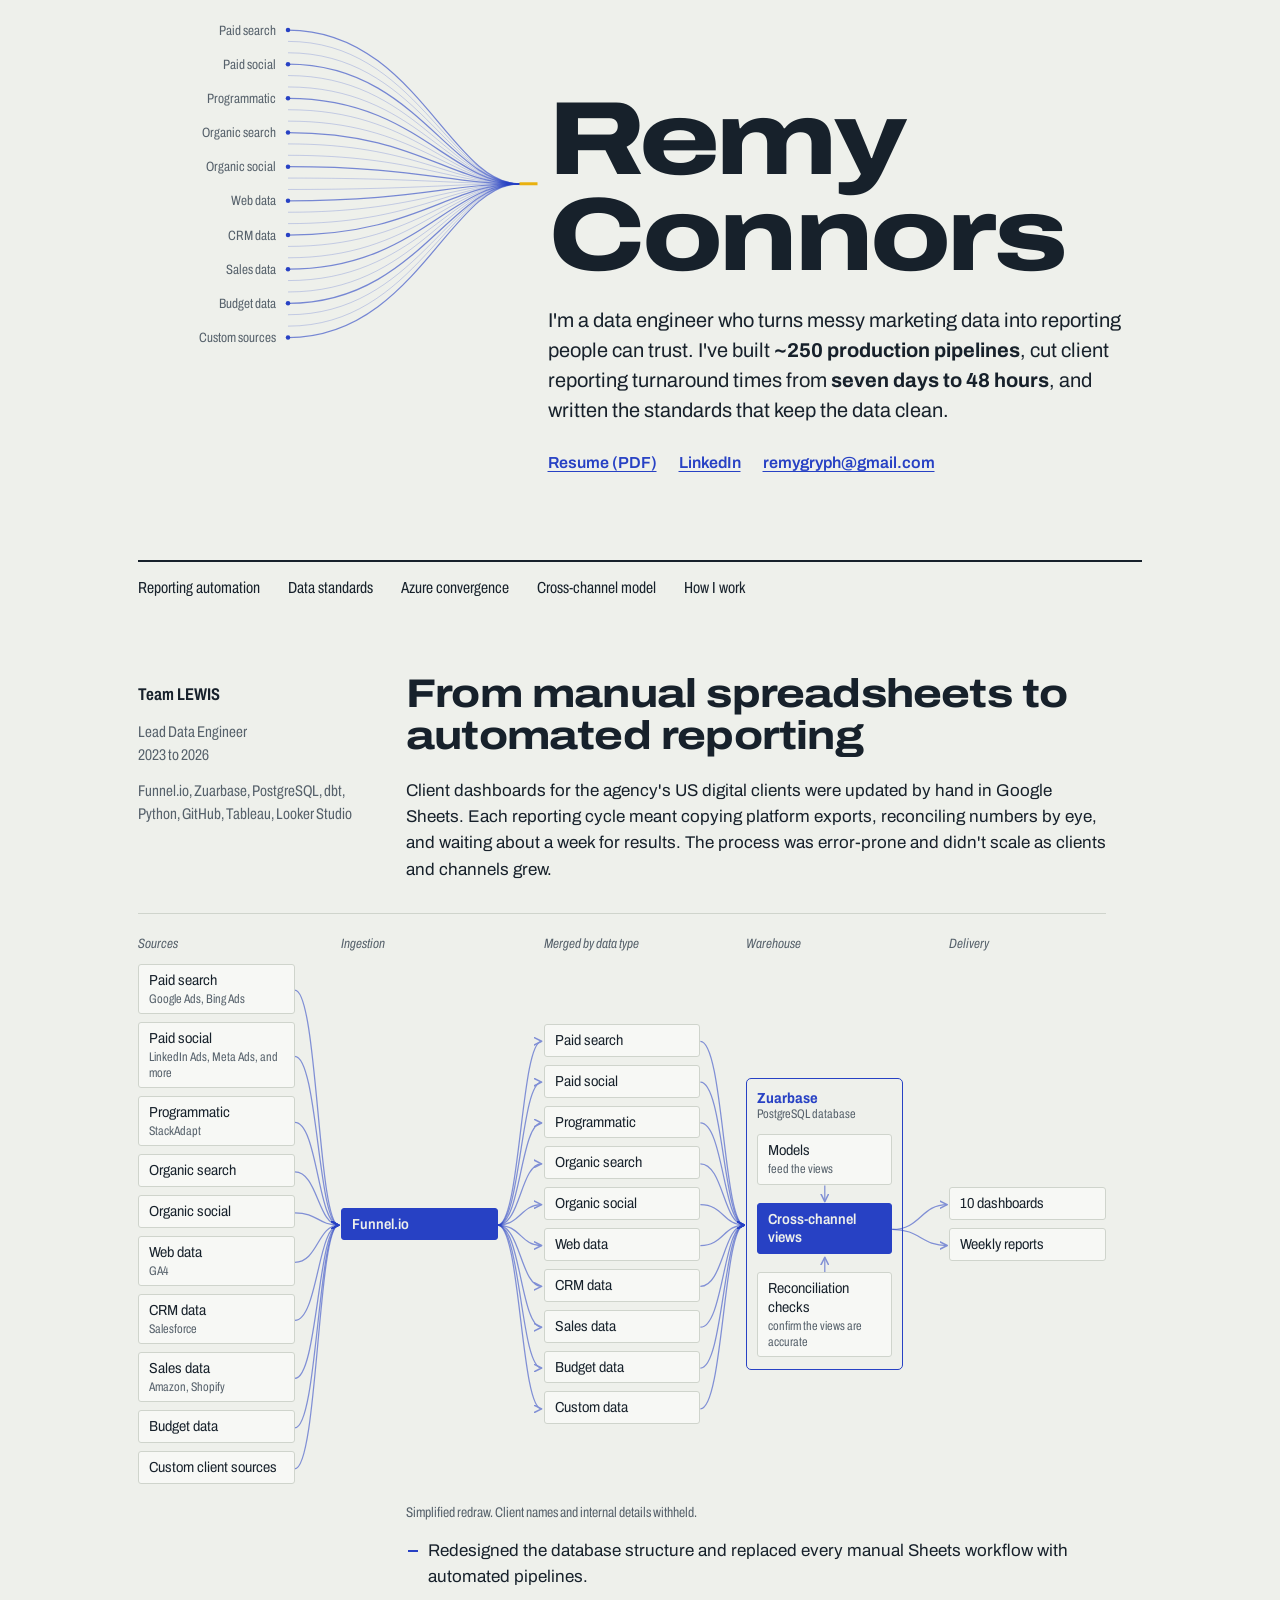
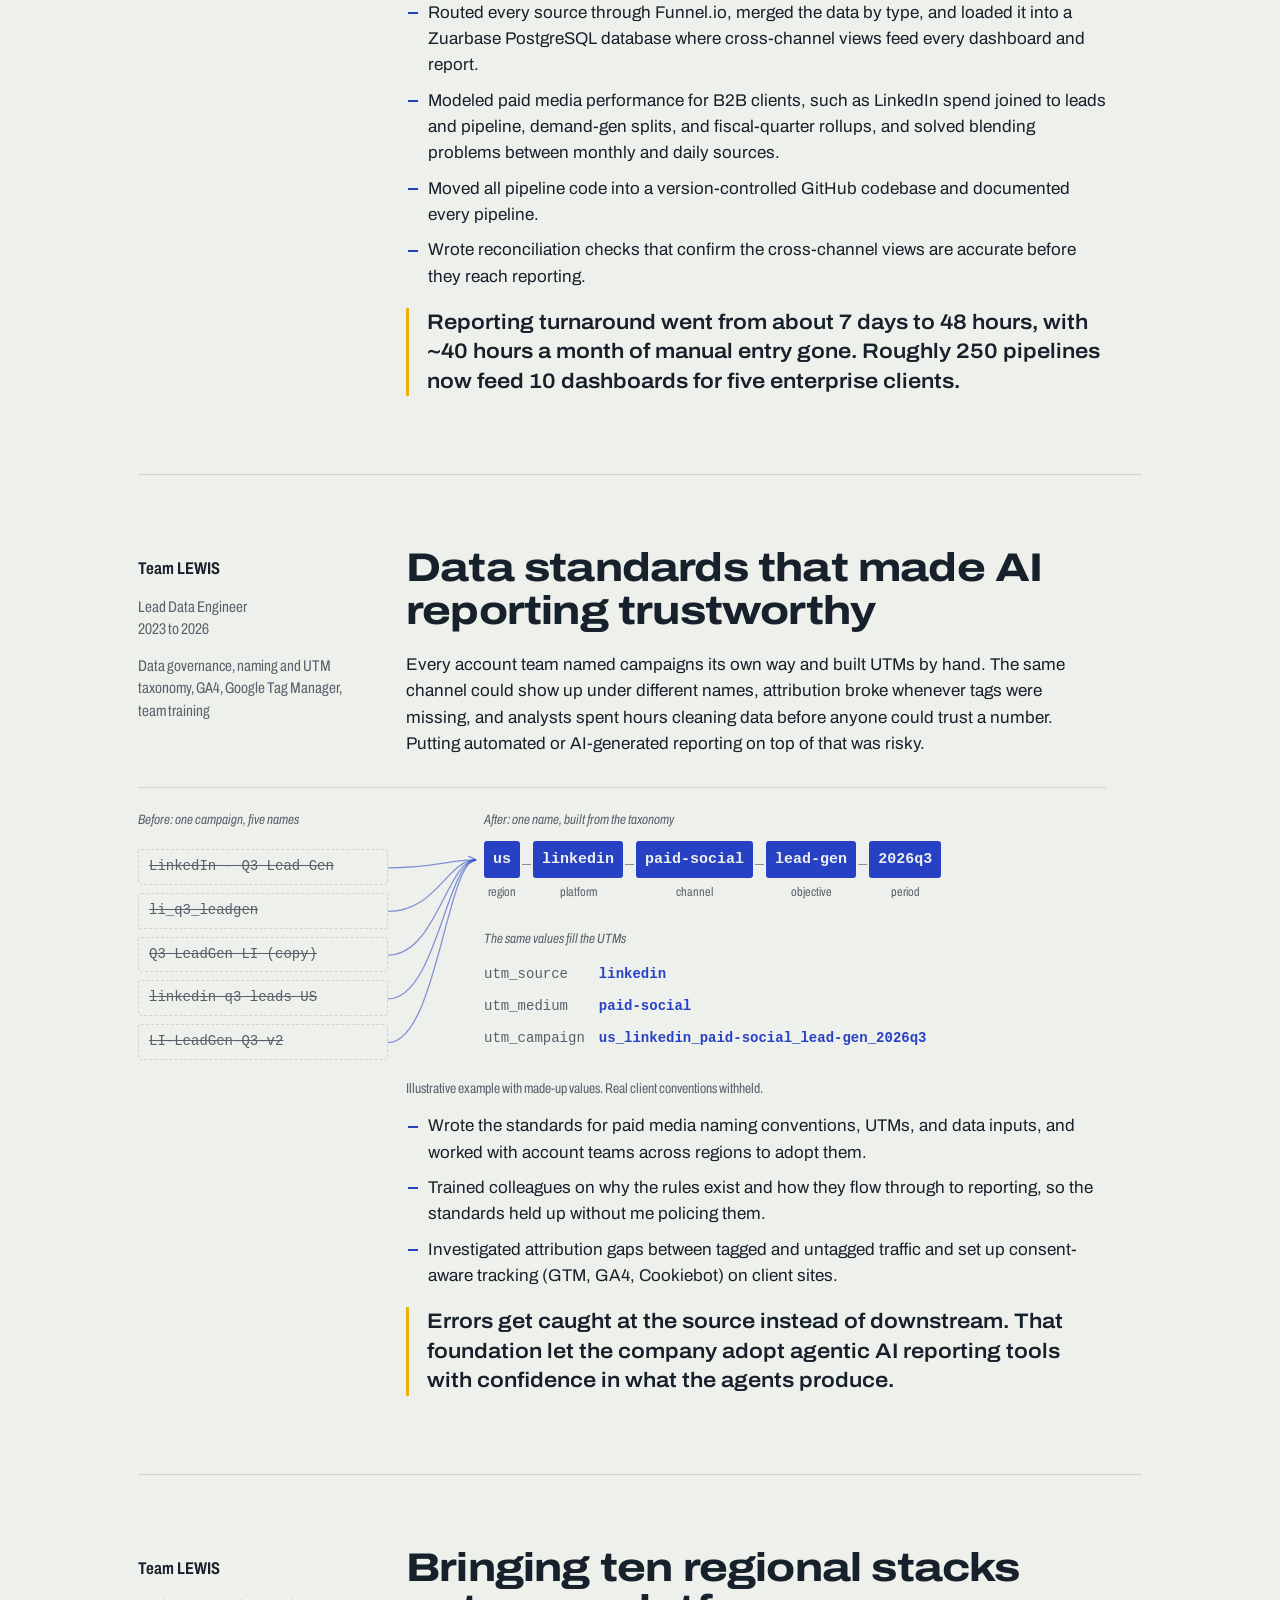
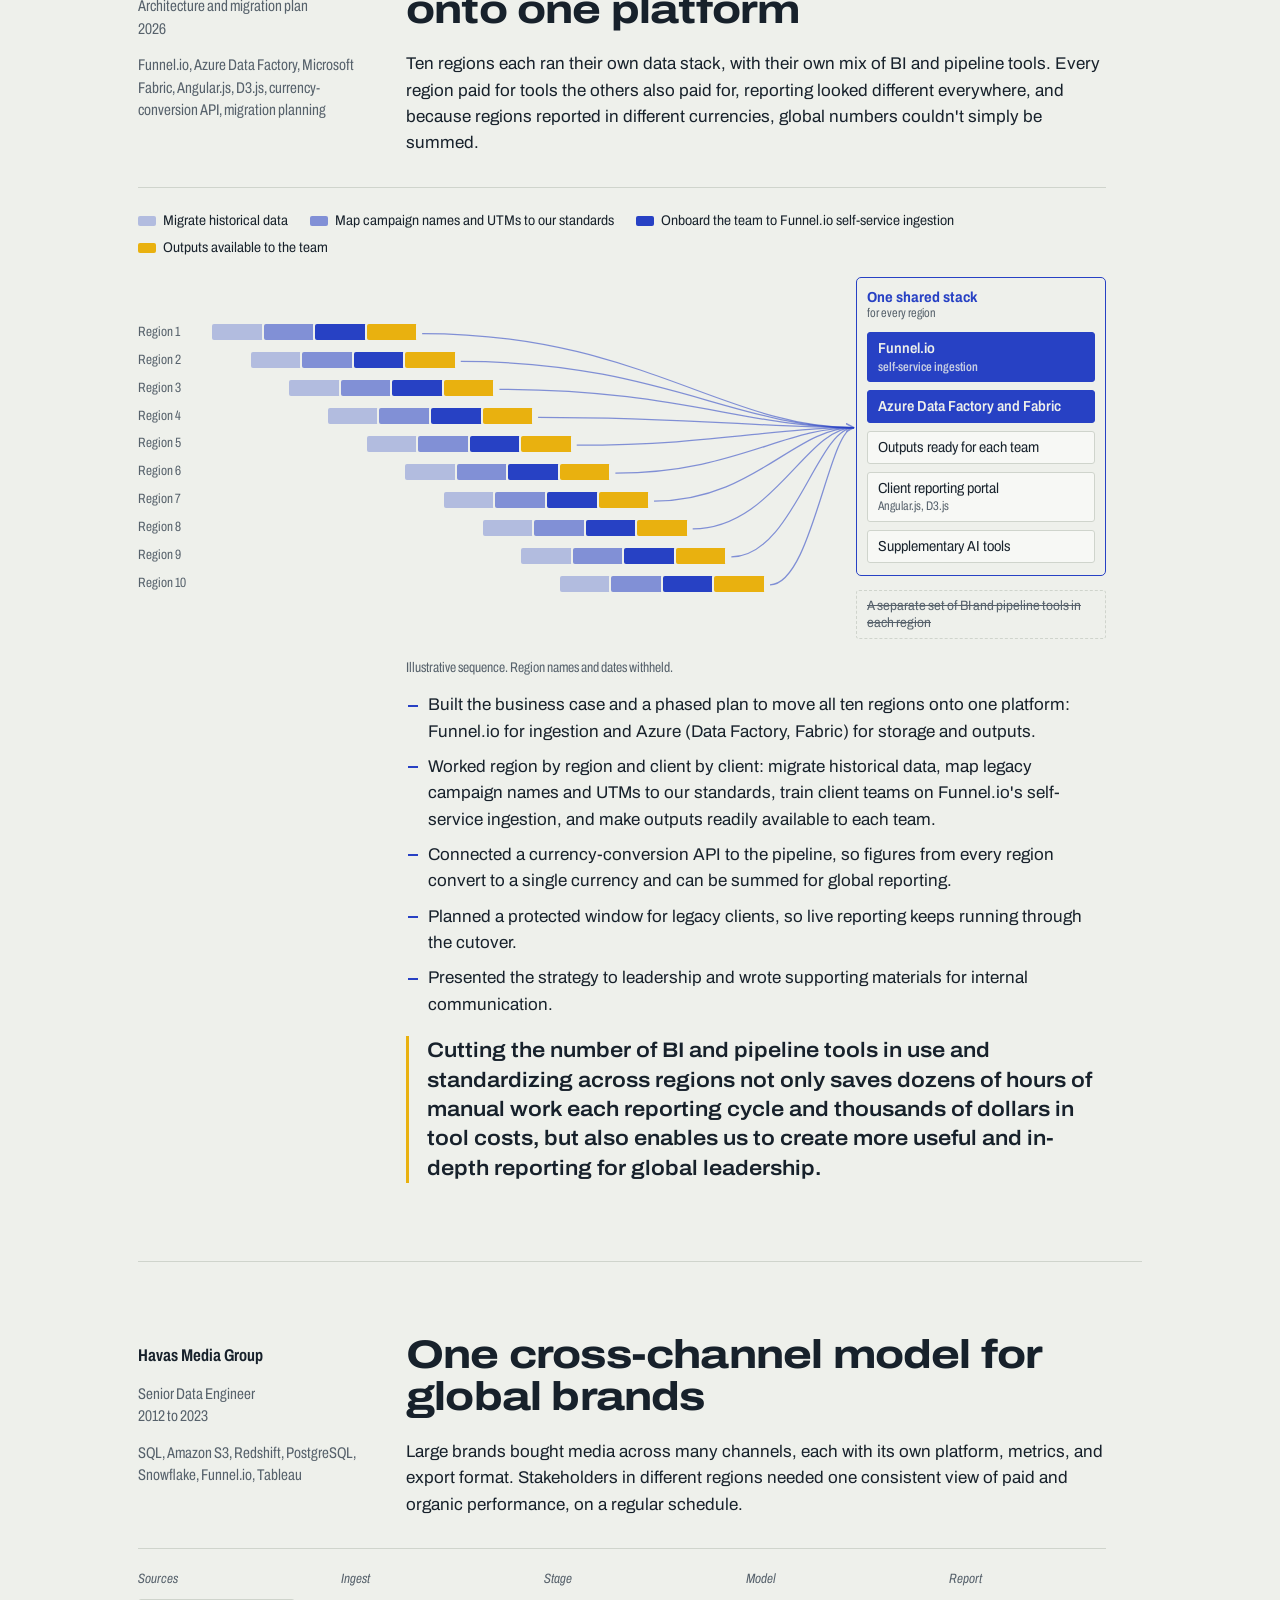
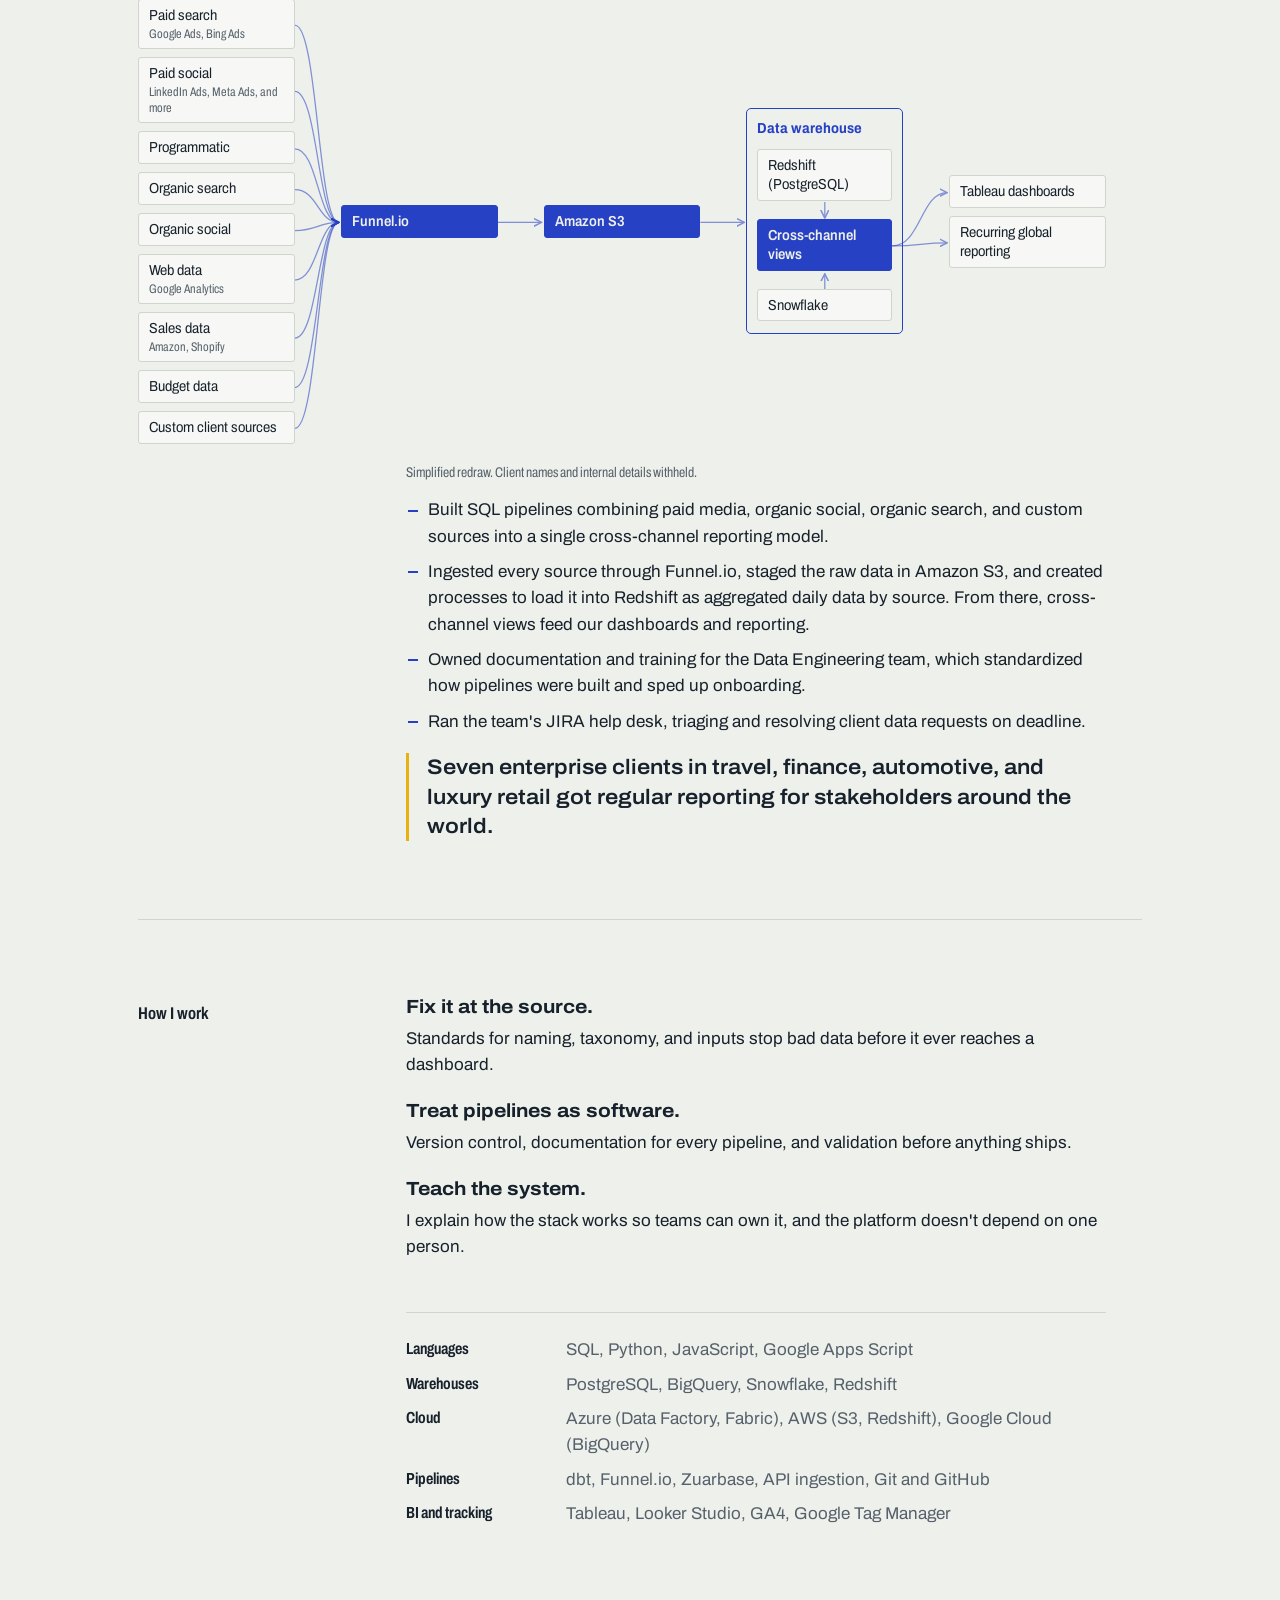
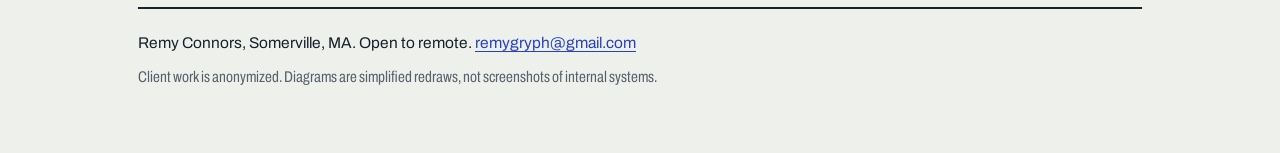
<file: portfolio/index.html>
<!doctype html>
<html lang="en">
<head>
<meta charset="utf-8">
<meta name="viewport" content="width=device-width, initial-scale=1">
<title>Remy Connors, data engineer</title>
<meta name="description" content="Selected data engineering work by Remy Connors: marketing data pipelines, data standards, and cloud platform architecture.">
<link rel="preconnect" href="https://fonts.googleapis.com">
<link rel="preconnect" href="https://fonts.gstatic.com" crossorigin>
<link href="https://fonts.googleapis.com/css2?family=Archivo:ital,wdth,wght@0,62..125,300..900;1,62..125,300..900&display=swap" rel="stylesheet">
<style>
  :root {
    --paper: #eef0eb;
    --ink: #17212b;
    --soft: #56616b;
    --rule: #cfd4cc;
    --cobalt: #2741c4;
    --amber: #e9b10f;
    --node-bg: #f7f8f5;
  }
  @media (prefers-color-scheme: dark) {
    :root {
      --paper: #0f1b2d;
      --ink: #e6ebf1;
      --soft: #9aa8b8;
      --rule: #2a3a52;
      --cobalt: #8098ff;
      --amber: #f2c94c;
      --node-bg: #15243a;
    }
  }
  * { box-sizing: border-box; }
  html { scroll-behavior: smooth; }
  body {
    margin: 0;
    background: var(--paper);
    color: var(--ink);
    font-family: Archivo, "Helvetica Neue", Arial, sans-serif;
    font-size: 17px;
    line-height: 1.55;
    font-variation-settings: "wdth" 100;
    -webkit-font-smoothing: antialiased;
  }
  a { color: var(--cobalt); text-decoration-thickness: 1px; text-underline-offset: 3px; }
  a:hover { text-decoration-thickness: 2px; }
  a:focus-visible { outline: 2px solid var(--amber); outline-offset: 3px; border-radius: 2px; }
  .wrap { max-width: 1060px; margin: 0 auto; padding: 0 28px; }
  .cond { font-stretch: 75%; font-variation-settings: "wdth" 75; }

  /* Hero */
  .hero {
    position: relative;
    display: grid;
    grid-template-columns: 38% 1fr;
    min-height: 560px;
    align-items: center;
    padding: 56px 0 48px;
  }
  .hero svg { position: absolute; inset: 0; width: 100%; height: 100%; overflow: visible; }
  .hero .src { font-size: 13.5px; fill: var(--soft); font-variation-settings: "wdth" 75; }
  .hero path { fill: none; stroke: var(--cobalt); stroke-width: 1.25; opacity: .6; }
  .hero path.faint { stroke-width: 1; opacity: .22; }
  .hero .dot { fill: var(--cobalt); }
  .hero path.main { stroke: var(--amber); stroke-width: 3; opacity: 1; }
  .hero-text { grid-column: 2; position: relative; padding-left: 28px; }
  h1 {
    margin: 0 0 22px;
    font-size: clamp(46px, 8.2vw, 104px);
    line-height: .92;
    font-weight: 800;
    font-variation-settings: "wdth" 125;
    letter-spacing: -0.035em;
  }
  .lede { font-size: 20px; line-height: 1.5; max-width: 30em; margin: 0 0 26px; }
  .lede strong { font-weight: 700; }
  .contact { display: flex; flex-wrap: wrap; gap: 6px 22px; font-size: 16px; }
  .contact a { font-weight: 600; }

  /* Index */
  .index {
    border-top: 2px solid var(--ink);
    padding: 14px 0 0;
    display: flex; flex-wrap: wrap; gap: 4px 28px;
    font-variation-settings: "wdth" 75; font-size: 16px;
  }
  .index a { color: var(--ink); text-decoration: none; }
  .index a:hover { color: var(--cobalt); }

  /* Case studies */
  .case {
    display: grid;
    grid-template-columns: 220px 1fr;
    gap: 0 48px;
    padding: 72px 0 64px;
    border-bottom: 1px solid var(--rule);
  }
  .spec { font-variation-settings: "wdth" 75; font-size: 15.5px; line-height: 1.45; color: var(--soft); padding-top: 10px; }
  .spec p { margin: 0 0 14px; }
  .spec .org { color: var(--ink); font-weight: 650; font-size: 17px; }
  .story { max-width: 700px; }
  h2 {
    margin: 0 0 20px;
    font-size: clamp(28px, 3.6vw, 40px);
    line-height: 1.06;
    font-weight: 750;
    font-variation-settings: "wdth" 118;
    letter-spacing: -0.02em;
  }
  .story p { margin: 0 0 14px; }
  .story ul { margin: 0 0 18px; padding: 0; list-style: none; }
  .story li { position: relative; padding-left: 22px; margin-bottom: 9px; }
  .story li::before {
    content: ""; position: absolute; left: 2px; top: .72em;
    width: 10px; height: 2px; background: var(--cobalt);
  }
  .outcome {
    margin: 26px 0 0;
    font-size: 21px; line-height: 1.4; font-weight: 600;
    font-variation-settings: "wdth" 110;
    padding-left: 18px; border-left: 3px solid var(--amber);
  }

  /* Lineage diagrams */
  .lineage {
    position: relative;
    display: grid;
    grid-auto-flow: column;
    grid-auto-columns: 1fr;
    gap: 0 54px;
    margin: 30px 0 10px;
    padding: 50px 0 8px;
    border-top: 1px solid var(--rule);
  }
  .lineage svg { position: absolute; inset: 0; width: 100%; height: 100%; overflow: visible; pointer-events: none; }
  .lineage path { fill: none; stroke: var(--cobalt); stroke-width: 1.25; opacity: .55; }
  .lineage .ah { stroke-width: 1.4; opacity: 1; stroke-linecap: round; stroke-linejoin: round; }
  .lineage .junction { fill: var(--cobalt); }
  .col { position: relative; display: flex; flex-direction: column; justify-content: center; gap: 8px; z-index: 1; }
  .lineage .col-name { position: absolute; top: -30px; left: 0; margin: 0; font-size: 13.5px; font-style: italic; color: var(--soft); font-variation-settings: "wdth" 75; }
  .n {
    display: block;
    padding: 6px 10px;
    font-size: 14.5px; line-height: 1.3;
    font-variation-settings: "wdth" 88;
    background: var(--node-bg);
    border: 1px solid var(--rule);
    border-radius: 3px;
  }
  .n.key { background: var(--cobalt); border-color: var(--cobalt); color: var(--paper); font-weight: 600; }
  .n.old { color: var(--soft); text-decoration: line-through; text-decoration-color: var(--soft); background: transparent; border-style: dashed; }
  .n small { display: block; font-size: 12.5px; color: var(--soft); font-variation-settings: "wdth" 75; margin-top: 1px; }
  .n.key small { color: inherit; opacity: .8; }
  @media (min-width: 761px) {
    .lineage.wide { margin-left: -268px; width: calc(100% + 268px); gap: 0 46px; }
    .specimen.wide, .rollout.wide { margin-left: -268px; width: calc(100% + 268px); }
  }
  .group { display: flex; flex-direction: column; gap: 18px; padding: 10px 10px 12px; border: 1.5px solid var(--cobalt); border-radius: 5px; }
  .story .group-name { margin: 0 0 -6px; font-size: 14.5px; font-weight: 700; color: var(--cobalt); font-variation-settings: "wdth" 88; line-height: 1.25; }
  .group-name small { display: block; font-weight: 400; font-size: 12.5px; color: var(--soft); font-variation-settings: "wdth" 75; }
  /* Naming specimen */
  .specimen { position: relative; display: grid; grid-template-columns: minmax(0, 250px) 96px minmax(0, 1fr);
    margin: 30px 0 10px; padding: 22px 0 8px; border-top: 1px solid var(--rule); }
  .specimen code { font-family: ui-monospace, "SF Mono", Menlo, Consolas, monospace; font-size: 14px; }
  .sp-lines { position: absolute; inset: 0; width: 100%; height: 100%; overflow: visible; pointer-events: none; }
  .sp-lines path { fill: none; stroke: var(--cobalt); stroke-width: 1.25; opacity: .55; }
  .sp-lines .ah { stroke-width: 1.4; opacity: 1; stroke-linecap: round; stroke-linejoin: round; }
  .specimen .sp-cap { margin: 0 0 10px; font-size: 13.5px; font-style: italic; color: var(--soft); font-variation-settings: "wdth" 75; }
  .sp-before { display: flex; flex-direction: column; gap: 8px; position: relative; z-index: 1; }
  .raw { display: block; padding: 6px 10px; color: var(--soft); background: transparent;
    border: 1px dashed var(--rule); border-radius: 3px; text-decoration: line-through; text-decoration-color: var(--soft); }
  .sp-after { position: relative; z-index: 1; align-self: start; }
  .tokens { display: flex; flex-wrap: wrap; align-items: flex-start; margin: 0 0 26px; }
  .tok { display: flex; flex-direction: column; align-items: center; }
  .tok code { display: block; padding: 7px 9px; background: var(--cobalt); color: var(--paper); border-radius: 3px; font-weight: 600; font-size: 15px; }
  .tok small { margin-top: 5px; font-size: 12.5px; color: var(--soft); font-variation-settings: "wdth" 75; }
  .sep { padding: 7px 2px; font-family: ui-monospace, Menlo, monospace; font-size: 15px; color: var(--soft); }
  .utm { display: grid; grid-template-columns: max-content 1fr; gap: 6px 14px; margin: 0; align-items: baseline; }
  .utm dt { font-family: ui-monospace, Menlo, monospace; font-size: 14px; line-height: 1.5; color: var(--soft); }
  .utm dd code { line-height: 1.5; }
  .utm dd { margin: 0; min-width: 0; overflow-wrap: anywhere; }
  .utm dd code { color: var(--cobalt); font-weight: 600; }
  /* Regional rollout */
  .rollout { position: relative; margin: 30px 0 10px; padding: 22px 0 8px; border-top: 1px solid var(--rule); }
  .ro-legend { list-style: none; margin: 0 0 18px; padding: 0; display: flex; flex-wrap: wrap; gap: 6px 22px;
    font-size: 14px; font-variation-settings: "wdth" 88; }
  .story .ro-legend li { padding: 0; margin: 0; display: flex; align-items: center; gap: 7px; }
  .story .ro-legend li::before { content: none; }
  .sw { display: inline-block; width: 18px; height: 10px; border-radius: 2px; }
  .s1 { background: color-mix(in srgb, var(--cobalt) 30%, var(--paper)); }
  .s2 { background: color-mix(in srgb, var(--cobalt) 55%, var(--paper)); }
  .s3 { background: var(--cobalt); }
  .s4 { background: var(--amber); }
  .ro-body { display: grid; grid-template-columns: minmax(0, 1fr) 90px 250px; align-items: center; }
  .ro-rows { display: flex; flex-direction: column; gap: 7px; position: relative; z-index: 1; }
  .ro-row { display: grid; grid-template-columns: 74px 1fr; align-items: center; }
  .ro-label { font-size: 13.5px; color: var(--soft); font-variation-settings: "wdth" 75; }
  .ro-track { position: relative; height: 16px; }
  .seg { position: absolute; top: 0; bottom: 0; border-radius: 2px; border-right: 2px solid var(--paper); }
  .ro-target { position: relative; z-index: 1; display: flex; flex-direction: column; gap: 14px; }
  .ro-target .group { gap: 8px; }
  .ro-target .group-name { margin: 0 0 2px; }
  .ro-old { font-size: 13.5px; }
  .fig-note { font-size: 14px; color: var(--soft); margin: 4px 0 0; font-variation-settings: "wdth" 75; }

  /* Approach */
  .approach { padding: 72px 0 40px; display: grid; grid-template-columns: 220px 1fr; gap: 0 48px; }
  .approach dl { margin: 0; max-width: 700px; }
  .approach dt { font-weight: 700; font-size: 19px; font-variation-settings: "wdth" 110; margin-top: 18px; }
  .approach dt:first-child { margin-top: 0; }
  .approach dd { margin: 4px 0 0; }
  .approach .kit { display: grid; grid-template-columns: 140px 1fr; gap: 8px 20px; margin: 52px 0 0; padding-top: 24px; border-top: 1px solid var(--rule); max-width: 700px; }
  .kit dt { font-weight: 650; font-variation-settings: "wdth" 75; font-size: 16px; margin: 0; }
  .kit dd { margin: 0; color: var(--soft); }

  footer {
    border-top: 2px solid var(--ink);
    margin-top: 40px;
    padding: 22px 0 64px;
    display: flex; flex-wrap: wrap; justify-content: space-between; gap: 10px 32px;
    font-size: 15.5px;
  }
  footer p { margin: 0; }
  footer .note { color: var(--soft); font-variation-settings: "wdth" 75; }

  @media (max-width: 760px) {
    .wrap { padding: 0 18px; }
    .hero { grid-template-columns: 1fr; min-height: 0; padding: 0 0 40px; }
    .hero-text { grid-column: 1; padding: 190px 0 0; }
    .case, .approach { grid-template-columns: 1fr; padding: 52px 0 44px; }
    .spec { padding: 0 0 6px; display: flex; flex-wrap: wrap; gap: 0 18px; }
    .spec p { margin: 0 0 4px; }
    .lineage { grid-auto-flow: row; grid-auto-columns: auto; gap: 34px 0; padding-top: 22px; }
    .lineage .col-name { position: static; margin-bottom: 2px; }
    .specimen { grid-template-columns: 1fr; }
    .ro-body { grid-template-columns: 1fr; }
    .ro-row { grid-template-columns: 64px 1fr; }
    .ro-gap { height: 34px; }
    .sp-gap { height: 34px; }
    .sp-after { align-self: start; }
    .approach .kit { grid-template-columns: 1fr; gap: 0; }
    .kit dd { margin-bottom: 12px; }
  }
  @media (prefers-reduced-motion: reduce) {
    html { scroll-behavior: auto; }
    .hero path { animation: none !important; stroke-dashoffset: 0 !important; }
  }
</style>
</head>
<body>

<div class="wrap">
  <header class="hero" id="top">
    <svg id="hero-lines" aria-hidden="true"></svg>
    <div class="hero-text">
      <h1>Remy Connors</h1>
      <p class="lede">I'm a data engineer who turns messy marketing data into reporting people can trust.
        I've built <strong>~250 production pipelines</strong>, cut client reporting turnaround times from
        <strong>seven days to 48 hours</strong>, and written the standards that keep the data clean.</p>
      <div class="contact">
        <a href="Remy_Connors_Resume-2.pdf">Resume (PDF)</a>
        <a href="https://www.linkedin.com/in/remyconnors">LinkedIn</a>
        <a href="mailto:remygryph@gmail.com">remygryph@gmail.com</a>
      </div>
    </div>
  </header>

  <nav class="index" aria-label="Case studies">
    <a href="#automation">Reporting automation</a>
    <a href="#standards">Data standards</a>
    <a href="#azure">Azure convergence</a>
    <a href="#crosschannel">Cross-channel model</a>
    <a href="#approach">How I work</a>
  </nav>

  <main>
    <article class="case" id="automation">
      <div class="spec">
        <p class="org">Team LEWIS</p>
        <p>Lead Data Engineer<br>2023 to 2026</p>
        <p>Funnel.io, Zuarbase, PostgreSQL, dbt, Python, GitHub, Tableau, Looker Studio</p>
      </div>
      <div class="story">
        <h2>From manual spreadsheets to automated reporting</h2>
        <p>Client dashboards for the agency's US digital clients were updated by hand in Google Sheets. Each
          reporting cycle meant copying platform exports, reconciling numbers by eye, and waiting about a week
          for results. The process was error-prone and didn't scale as clients and channels grew.</p>

        <div class="lineage wide" role="img" aria-label="Ten source types, including paid search, paid social, programmatic, organic search and social, GA4 web data, Salesforce CRM data, Amazon and Shopify sales data, budget data and custom client sources, each flow into Funnel.io. Funnel.io merges the data by type and sends it to a Zuarbase PostgreSQL database, where models feed cross-channel views and reconciliation checks confirm their accuracy. The views feed dashboards and weekly reports.">
          <div class="col">
            <p class="col-name">Sources</p>
            <span class="n" data-to="a-funnel">Paid search<small>Google Ads, Bing Ads</small></span>
            <span class="n" data-to="a-funnel">Paid social<small>LinkedIn Ads, Meta Ads, and more</small></span>
            <span class="n" data-to="a-funnel">Programmatic<small>StackAdapt</small></span>
            <span class="n" data-to="a-funnel">Organic search</span>
            <span class="n" data-to="a-funnel">Organic social</span>
            <span class="n" data-to="a-funnel">Web data<small>GA4</small></span>
            <span class="n" data-to="a-funnel">CRM data<small>Salesforce</small></span>
            <span class="n" data-to="a-funnel">Sales data<small>Amazon, Shopify</small></span>
            <span class="n" data-to="a-funnel">Budget data</span>
            <span class="n" data-to="a-funnel">Custom client sources</span>
          </div>
          <div class="col">
            <p class="col-name">Ingestion</p>
            <span class="n key" id="a-funnel" data-to="t1,t2,t3,t4,t5,t6,t7,t8,t9,t10">Funnel.io</span>
          </div>
          <div class="col">
            <p class="col-name">Merged by data type</p>
            <span class="n" id="t1" data-to="a-zb">Paid search</span>
            <span class="n" id="t2" data-to="a-zb">Paid social</span>
            <span class="n" id="t3" data-to="a-zb">Programmatic</span>
            <span class="n" id="t4" data-to="a-zb">Organic search</span>
            <span class="n" id="t5" data-to="a-zb">Organic social</span>
            <span class="n" id="t6" data-to="a-zb">Web data</span>
            <span class="n" id="t7" data-to="a-zb">CRM data</span>
            <span class="n" id="t8" data-to="a-zb">Sales data</span>
            <span class="n" id="t10" data-to="a-zb">Budget data</span>
            <span class="n" id="t9" data-to="a-zb">Custom data</span>
          </div>
          <div class="col">
            <p class="col-name">Warehouse</p>
            <div class="group" id="a-zb">
              <p class="group-name">Zuarbase<small>PostgreSQL database</small></p>
              <span class="n" id="a-models" data-v="a-views">Models<small>feed the views</small></span>
              <span class="n key" id="a-views" data-to="a-dash,a-weekly">Cross-channel views</span>
              <span class="n" id="a-checks" data-v="a-views">Reconciliation checks<small>confirm the views are accurate</small></span>
            </div>
          </div>
          <div class="col">
            <p class="col-name">Delivery</p>
            <span class="n" id="a-dash">10 dashboards</span>
            <span class="n" id="a-weekly">Weekly reports</span>
          </div>
        </div>
        <p class="fig-note">Simplified redraw. Client names and internal details withheld.</p>

        <ul>
          <li>Redesigned the database structure and replaced every manual Sheets workflow with automated pipelines.</li>
          <li>Routed every source through Funnel.io, merged the data by type, and loaded it into a Zuarbase
            PostgreSQL database where cross-channel views feed every dashboard and report.</li>
          <li>Modeled paid media performance for B2B clients, such as LinkedIn spend joined to leads and pipeline,
            demand-gen splits, and fiscal-quarter rollups, and solved blending problems between monthly and daily sources.</li>
          <li>Moved all pipeline code into a version-controlled GitHub codebase and documented every pipeline.</li>
          <li>Wrote reconciliation checks that confirm the cross-channel views are accurate before they reach reporting.</li>
        </ul>
        <p class="outcome">Reporting turnaround went from about 7 days to 48 hours, with ~40 hours a month of
          manual entry gone. Roughly 250 pipelines now feed 10 dashboards for five enterprise clients.</p>
      </div>
    </article>

    <article class="case" id="standards">
      <div class="spec">
        <p class="org">Team LEWIS</p>
        <p>Lead Data Engineer<br>2023 to 2026</p>
        <p>Data governance, naming and UTM taxonomy, GA4, Google Tag Manager, team training</p>
      </div>
      <div class="story">
        <h2>Data standards that made AI reporting trustworthy</h2>
        <p>Every account team named campaigns its own way and built UTMs by hand. The same channel could show
          up under different names, attribution broke whenever tags were missing, and analysts spent hours
          cleaning data before anyone could trust a number. Putting automated or AI-generated reporting on
          top of that was risky.</p>

        <figure class="specimen wide" role="img" aria-label="Illustrative example. Before: one LinkedIn lead-gen campaign appears under five different hand-typed names. After: a single name built from the taxonomy, us_linkedin_paid-social_lead-gen_2026q3, made of region, platform, channel, objective and period segments, and the same values fill the utm_source, utm_medium and utm_campaign tags.">
          <svg class="sp-lines" aria-hidden="true"></svg>
          <div class="sp-before">
            <p class="sp-cap">Before: one campaign, five names</p>
            <code class="raw">LinkedIn - Q3 Lead Gen</code>
            <code class="raw">li_q3_leadgen</code>
            <code class="raw">Q3 LeadGen LI (copy)</code>
            <code class="raw">linkedin q3 leads US</code>
            <code class="raw">LI-LeadGen-Q3-v2</code>
          </div>
          <div class="sp-gap"></div>
          <div class="sp-after">
            <p class="sp-cap">After: one name, built from the taxonomy</p>
            <div class="tokens">
              <span class="tok"><code>us</code><small>region</small></span><span class="sep">_</span><span class="tok"><code>linkedin</code><small>platform</small></span><span class="sep">_</span><span class="tok"><code>paid-social</code><small>channel</small></span><span class="sep">_</span><span class="tok"><code>lead-gen</code><small>objective</small></span><span class="sep">_</span><span class="tok"><code>2026q3</code><small>period</small></span>
            </div>
            <p class="sp-cap">The same values fill the UTMs</p>
            <dl class="utm">
              <dt>utm_source</dt><dd><code>linkedin</code></dd>
              <dt>utm_medium</dt><dd><code>paid-social</code></dd>
              <dt>utm_campaign</dt><dd><code>us_linkedin_paid-social_lead-gen_2026q3</code></dd>
            </dl>
          </div>
        </figure>
        <p class="fig-note">Illustrative example with made-up values. Real client conventions withheld.</p>

        <ul>
          <li>Wrote the standards for paid media naming conventions, UTMs, and data inputs, and worked with
            account teams across regions to adopt them.</li>
          <li>Trained colleagues on why the rules exist and how they flow through to reporting, so the standards
            held up without me policing them.</li>
          <li>Investigated attribution gaps between tagged and untagged traffic and set up consent-aware tracking
            (GTM, GA4, Cookiebot) on client sites.</li>
        </ul>
        <p class="outcome">Errors get caught at the source instead of downstream. That foundation let the company
          adopt agentic AI reporting tools with confidence in what the agents produce.</p>
      </div>
    </article>

    <article class="case" id="azure">
      <div class="spec">
        <p class="org">Team LEWIS</p>
        <p>Architecture and migration plan<br>2026</p>
        <p>Funnel.io, Azure Data Factory, Microsoft Fabric, Angular.js, D3.js, currency-conversion API, migration planning</p>
      </div>
      <div class="story">
        <h2>Bringing ten regional stacks onto one platform</h2>
        <p>Ten regions each ran their own data stack, with their own mix of BI and pipeline tools. Every
          region paid for tools the others also paid for, reporting looked different everywhere, and because
          regions reported in different currencies, global numbers couldn't simply be summed.</p>

        <figure class="rollout wide" role="img" aria-label="Illustrative rollout plan. Ten regions move onto the shared stack one after another. For each region the steps are: migrate historical data, map campaign names and UTMs to our standards, onboard the team to Funnel.io self-service ingestion, and make outputs available to the team. Every region ends on one shared stack: Funnel.io, Azure Data Factory and Fabric, outputs for each team, a client reporting portal built with Angular.js and D3.js, and supplementary AI tools, replacing separate BI and pipeline tools in each region.">
          <svg class="sp-lines" aria-hidden="true"></svg>
          <ul class="ro-legend"><li><i class="sw s1"></i>Migrate historical data</li><li><i class="sw s2"></i>Map campaign names and UTMs to our standards</li><li><i class="sw s3"></i>Onboard the team to Funnel.io self-service ingestion</li><li><i class="sw s4"></i>Outputs available to the team</li></ul>
          <div class="ro-body">
            <div class="ro-rows">
              <div class="ro-row"><span class="ro-label">Region 1</span><div class="ro-track"><i class="seg s1" style="left:0.000%;width:9.302%"></i><i class="seg s2" style="left:9.302%;width:9.302%"></i><i class="seg s3" style="left:18.605%;width:9.302%"></i><i class="seg s4" style="left:27.907%;width:9.302%"></i></div></div>
              <div class="ro-row"><span class="ro-label">Region 2</span><div class="ro-track"><i class="seg s1" style="left:6.977%;width:9.302%"></i><i class="seg s2" style="left:16.279%;width:9.302%"></i><i class="seg s3" style="left:25.581%;width:9.302%"></i><i class="seg s4" style="left:34.884%;width:9.302%"></i></div></div>
              <div class="ro-row"><span class="ro-label">Region 3</span><div class="ro-track"><i class="seg s1" style="left:13.953%;width:9.302%"></i><i class="seg s2" style="left:23.256%;width:9.302%"></i><i class="seg s3" style="left:32.558%;width:9.302%"></i><i class="seg s4" style="left:41.860%;width:9.302%"></i></div></div>
              <div class="ro-row"><span class="ro-label">Region 4</span><div class="ro-track"><i class="seg s1" style="left:20.930%;width:9.302%"></i><i class="seg s2" style="left:30.233%;width:9.302%"></i><i class="seg s3" style="left:39.535%;width:9.302%"></i><i class="seg s4" style="left:48.837%;width:9.302%"></i></div></div>
              <div class="ro-row"><span class="ro-label">Region 5</span><div class="ro-track"><i class="seg s1" style="left:27.907%;width:9.302%"></i><i class="seg s2" style="left:37.209%;width:9.302%"></i><i class="seg s3" style="left:46.512%;width:9.302%"></i><i class="seg s4" style="left:55.814%;width:9.302%"></i></div></div>
              <div class="ro-row"><span class="ro-label">Region 6</span><div class="ro-track"><i class="seg s1" style="left:34.884%;width:9.302%"></i><i class="seg s2" style="left:44.186%;width:9.302%"></i><i class="seg s3" style="left:53.488%;width:9.302%"></i><i class="seg s4" style="left:62.791%;width:9.302%"></i></div></div>
              <div class="ro-row"><span class="ro-label">Region 7</span><div class="ro-track"><i class="seg s1" style="left:41.860%;width:9.302%"></i><i class="seg s2" style="left:51.163%;width:9.302%"></i><i class="seg s3" style="left:60.465%;width:9.302%"></i><i class="seg s4" style="left:69.767%;width:9.302%"></i></div></div>
              <div class="ro-row"><span class="ro-label">Region 8</span><div class="ro-track"><i class="seg s1" style="left:48.837%;width:9.302%"></i><i class="seg s2" style="left:58.140%;width:9.302%"></i><i class="seg s3" style="left:67.442%;width:9.302%"></i><i class="seg s4" style="left:76.744%;width:9.302%"></i></div></div>
              <div class="ro-row"><span class="ro-label">Region 9</span><div class="ro-track"><i class="seg s1" style="left:55.814%;width:9.302%"></i><i class="seg s2" style="left:65.116%;width:9.302%"></i><i class="seg s3" style="left:74.419%;width:9.302%"></i><i class="seg s4" style="left:83.721%;width:9.302%"></i></div></div>
              <div class="ro-row"><span class="ro-label">Region 10</span><div class="ro-track"><i class="seg s1" style="left:62.791%;width:9.302%"></i><i class="seg s2" style="left:72.093%;width:9.302%"></i><i class="seg s3" style="left:81.395%;width:9.302%"></i><i class="seg s4" style="left:90.698%;width:9.302%"></i></div></div>
            </div>
            <div class="ro-gap"></div>
            <div class="ro-target">
              <div class="group">
                <p class="group-name">One shared stack<small>for every region</small></p>
                <span class="n key">Funnel.io<small>self-service ingestion</small></span>
                <span class="n key">Azure Data Factory and Fabric</span>
                <span class="n">Outputs ready for each team</span>
                <span class="n">Client reporting portal<small>Angular.js, D3.js</small></span>
                <span class="n">Supplementary AI tools</span>
              </div>
              <span class="n old ro-old">A separate set of BI and pipeline tools in each region</span>
            </div>
          </div>
        </figure>
        <p class="fig-note">Illustrative sequence. Region names and dates withheld.</p>

        <ul>
          <li>Built the business case and a phased plan to move all ten regions onto one platform: Funnel.io for
            ingestion and Azure (Data Factory, Fabric) for storage and outputs.</li>
          <li>Worked region by region and client by client: migrate historical data, map legacy campaign names
            and UTMs to our standards, train client teams on Funnel.io's self-service ingestion, and make
            outputs readily available to each team.</li>
          <li>Connected a currency-conversion API to the pipeline, so figures from every region convert to a single
            currency and can be summed for global reporting.</li>
          <li>Planned a protected window for legacy clients, so live reporting keeps running through the cutover.</li>
          <li>Presented the strategy to leadership and wrote supporting materials for internal communication.</li>
        </ul>
        <p class="outcome">Cutting the number of BI and pipeline tools in use and standardizing across regions not
          only saves dozens of hours of manual work each reporting cycle and thousands of dollars in tool costs, but
          also enables us to create more useful and in-depth reporting for global leadership.</p>
      </div>
    </article>

    <article class="case" id="crosschannel">
      <div class="spec">
        <p class="org">Havas Media Group</p>
        <p>Senior Data Engineer<br>2012 to 2023</p>
        <p>SQL, Amazon S3, Redshift, PostgreSQL, Snowflake, Funnel.io, Tableau</p>
      </div>
      <div class="story">
        <h2>One cross-channel model for global brands</h2>
        <p>Large brands bought media across many channels, each with its own platform, metrics, and export
          format. Stakeholders in different regions needed one consistent view of paid and organic performance,
          on a regular schedule.</p>

        <div class="lineage wide" role="img" aria-label="Nine source types, including paid search, paid social, programmatic, organic search and social, Google Analytics web data, Amazon and Shopify sales data, budget data and custom client sources, each flow into Funnel.io for ingestion, are staged in Amazon S3, and load into a data warehouse where Redshift (PostgreSQL) and Snowflake feed cross-channel views. The views feed Tableau dashboards and recurring global reporting.">
          <div class="col">
            <p class="col-name">Sources</p>
            <span class="n" data-to="h-funnel">Paid search<small>Google Ads, Bing Ads</small></span>
            <span class="n" data-to="h-funnel">Paid social<small>LinkedIn Ads, Meta Ads, and more</small></span>
            <span class="n" data-to="h-funnel">Programmatic</span>
            <span class="n" data-to="h-funnel">Organic search</span>
            <span class="n" data-to="h-funnel">Organic social</span>
            <span class="n" data-to="h-funnel">Web data<small>Google Analytics</small></span>
            <span class="n" data-to="h-funnel">Sales data<small>Amazon, Shopify</small></span>
            <span class="n" data-to="h-funnel">Budget data</span>
            <span class="n" data-to="h-funnel">Custom client sources</span>
          </div>
          <div class="col">
            <p class="col-name">Ingest</p>
            <span class="n key" id="h-funnel" data-to="h-s3">Funnel.io</span>
          </div>
          <div class="col">
            <p class="col-name">Stage</p>
            <span class="n key" id="h-s3" data-to="h-wh">Amazon S3</span>
          </div>
          <div class="col">
            <p class="col-name">Model</p>
            <div class="group" id="h-wh">
              <p class="group-name">Data warehouse</p>
              <span class="n" data-v="h-model">Redshift (PostgreSQL)</span>
              <span class="n key" id="h-model" data-to="h-tab,h-global">Cross-channel views</span>
              <span class="n" data-v="h-model">Snowflake</span>
            </div>
          </div>
          <div class="col">
            <p class="col-name">Report</p>
            <span class="n" id="h-tab">Tableau dashboards</span>
            <span class="n" id="h-global">Recurring global reporting</span>
          </div>
        </div>
        <p class="fig-note">Simplified redraw. Client names and internal details withheld.</p>

        <ul>
          <li>Built SQL pipelines combining paid media, organic social, organic search, and custom sources into a
            single cross-channel reporting model.</li>
          <li>Ingested every source through Funnel.io, staged the raw data in Amazon S3, and created processes to
            load it into Redshift as aggregated daily data by source. From there, cross-channel views feed our
            dashboards and reporting.</li>
          <li>Owned documentation and training for the Data Engineering team, which standardized how pipelines
            were built and sped up onboarding.</li>
          <li>Ran the team's JIRA help desk, triaging and resolving client data requests on deadline.</li>
        </ul>
        <p class="outcome">Seven enterprise clients in travel, finance, automotive, and luxury retail got regular
          reporting for stakeholders around the world.</p>
      </div>
    </article>

    <section class="approach" id="approach">
      <div class="spec">
        <p class="org">How I work</p>
      </div>
      <div>
        <dl>
          <dt>Fix it at the source.</dt>
          <dd>Standards for naming, taxonomy, and inputs stop bad data before it ever reaches a dashboard.</dd>
          <dt>Treat pipelines as software.</dt>
          <dd>Version control, documentation for every pipeline, and validation before anything ships.</dd>
          <dt>Teach the system.</dt>
          <dd>I explain how the stack works so teams can own it, and the platform doesn't depend on one person.</dd>
        </dl>
        <dl class="kit">
          <dt>Languages</dt><dd>SQL, Python, JavaScript, Google Apps Script</dd>
          <dt>Warehouses</dt><dd>PostgreSQL, BigQuery, Snowflake, Redshift</dd>
          <dt>Cloud</dt><dd>Azure (Data Factory, Fabric), AWS (S3, Redshift), Google Cloud (BigQuery)</dd>
          <dt>Pipelines</dt><dd>dbt, Funnel.io, Zuarbase, API ingestion, Git and GitHub</dd>
          <dt>BI and tracking</dt><dd>Tableau, Looker Studio, GA4, Google Tag Manager</dd>
        </dl>
      </div>
    </section>
  </main>

  <footer>
    <p>Remy Connors, Somerville, MA. Open to remote.
      <a href="mailto:remygryph@gmail.com">remygryph@gmail.com</a></p>
    <p class="note">Client work is anonymized. Diagrams are simplified redraws, not screenshots of internal systems.</p>
  </footer>
</div>

<script>
(function () {
  var NS = "http://www.w3.org/2000/svg";
  var reduce = window.matchMedia("(prefers-reduced-motion: reduce)").matches;

  function el(name, attrs) {
    var e = document.createElementNS(NS, name);
    for (var k in attrs) e.setAttribute(k, attrs[k]);
    return e;
  }

  // Deterministic pseudo-random so the hero looks the same on every load
  var seed = 7;
  function rand() { seed = (seed * 9301 + 49297) % 233280; return seed / 233280; }

  var sources = ["Paid search", "Paid social", "Programmatic", "Organic search", "Organic social",
                 "Web data", "CRM data", "Sales data", "Budget data", "Custom sources"];

  function drawHero() {
    var svg = document.getElementById("hero-lines");
    var hero = svg.parentNode;
    var title = hero.querySelector("h1");
    svg.innerHTML = "";
    seed = 7;
    var hb = hero.getBoundingClientRect();
    var tb = title.getBoundingClientRect();
    var w = hb.width, h = hb.height;
    var mobile = window.innerWidth <= 760;
    var tx, ty, paths = [];

    if (!mobile) {
      // A tidy fan: one labeled line per source, all starting on the same edge,
      // evenly spaced and symmetric around the point where they meet the name.
      tx = tb.left - hb.left - 4;
      ty = tb.top - hb.top + tb.height * 0.48;
      var n = sources.length;
      var step = Math.min(38, (2 * ty - 60) / (n - 1), (2 * (h - ty) - 60) / (n - 1));
      var top = ty - step * (n - 1) / 2;
      var x0 = 150;
      var endX = tx - 24;
      function fan(y) {
        return "M" + x0 + "," + y + " C" + (x0 + (endX - x0) * 0.55) + "," + y + " " +
               (endX - (endX - x0) * 0.3) + "," + ty + " " + endX + "," + ty;
      }
      for (var i = 0; i < n; i++) {
        var y0 = top + i * step;
        paths.push(fan(y0));
        if (i < n - 1) { paths.push("faint:" + fan(y0 + step / 3)); paths.push("faint:" + fan(y0 + 2 * step / 3)); }
        var t = el("text", { x: x0 - 12, y: y0, "text-anchor": "end", "dominant-baseline": "central", "class": "src" });
        t.textContent = sources[i];
        svg.appendChild(t);
        svg.appendChild(el("circle", { cx: x0, cy: y0, r: 2.25, "class": "dot" }));
      }
      paths.push("main:M" + endX + "," + ty + " L" + (tx - 6) + "," + ty);
    } else {
      tx = tb.left - hb.left + 2;
      ty = tb.top - hb.top - 10;
      var m = 13, y1 = 26, endY = ty - 18;
      for (var j = 0; j < m; j++) {
        var x1 = 6 + j * ((w - 12) / (m - 1));
        paths.push("M" + x1 + "," + y1 + " C" + x1 + "," + (y1 + (endY - y1) * 0.55) + " " + tx + "," + (endY - (endY - y1) * 0.3) + " " + tx + "," + endY);
        svg.appendChild(el("circle", { cx: x1, cy: y1, r: 2.25, "class": "dot" }));
      }
      paths.push("main:M" + tx + "," + endY + " L" + tx + "," + (ty + 2));
    }

    paths.forEach(function (d, i) {
      var main = d.indexOf("main:") === 0, faint = d.indexOf("faint:") === 0;
      var p = el("path", { d: main ? d.slice(5) : faint ? d.slice(6) : d });
      if (main) p.setAttribute("class", "main");
      if (faint) p.setAttribute("class", "faint");
      svg.appendChild(p);
      if (!reduce && !drawHero.done) {
        var len = p.getTotalLength();
        p.style.strokeDasharray = len;
        p.style.strokeDashoffset = len;
        var delay = main ? 1350 : 40 + i * 28;
        p.animate([{ strokeDashoffset: len }, { strokeDashoffset: 0 }],
                  { duration: main ? 350 : 1100, delay: delay, easing: "cubic-bezier(.3,.6,.2,1)", fill: "forwards" });
      }
    });
    drawHero.done = true;
  }

  function drawLineage(box) {
    var old = box.querySelector("svg");
    if (old) old.remove();
    var svg = el("svg", { "aria-hidden": "true" });
    box.insertBefore(svg, box.firstChild);
    var bb = box.getBoundingClientRect();
    var cols = box.querySelectorAll(".col");
    var vertical = getComputedStyle(box).gridAutoFlow.indexOf("row") === 0;

    // Arrowhead so every connection reads left to right
    var defs = el("defs", {});
    var mk = el("marker", { id: "ah" + (++drawLineage.n), viewBox: "0 0 8 8", refX: "7", refY: "4",
                            markerWidth: "7", markerHeight: "7", orient: "auto" });
    mk.appendChild(el("path", { d: "M0,0.5 L7,4 L0,7.5", "class": "ah" }));
    defs.appendChild(mk);
    svg.appendChild(defs);
    var arrow = "url(#" + mk.id + ")";

    function mid(r, side) {
      return { x: (side === "r" ? r.right : r.left) - bb.left, y: r.top + r.height / 2 - bb.top };
    }

    for (var c = 0; c < cols.length - 1; c++) {
      // Vertical edges inside a group (for example, models feeding views)
      cols[c].querySelectorAll(".n[data-v]").forEach(function (n) {
        var r1 = n.getBoundingClientRect(), r2 = document.getElementById(n.getAttribute("data-v")).getBoundingClientRect();
        var x = r1.left + r1.width / 2 - bb.left;
        var down = r1.bottom <= r2.top;
        var ya = (down ? r1.bottom : r1.top) - bb.top, yb = (down ? r2.top - 2 : r2.bottom + 2) - bb.top;
        svg.appendChild(el("path", { d: "M" + x + "," + ya + " L" + x + "," + yb, "marker-end": arrow }));
      });

      if (vertical) {
        var y1 = cols[c].getBoundingClientRect().bottom - bb.top + 5;
        var y2 = cols[c + 1].getBoundingClientRect().top - bb.top - 5;
        svg.appendChild(el("path", { d: "M18," + y1 + " L18," + y2, "marker-end": arrow }));
        continue;
      }
      var from = Array.prototype.map.call(cols[c].querySelectorAll(".n"), function (n) { return mid(n.getBoundingClientRect(), "r"); });
      var to = Array.prototype.map.call(cols[c + 1].querySelectorAll(".n"), function (n) { return mid(n.getBoundingClientRect(), "l"); });

      // Explicit edges: nodes name their targets with data-to
      var srcNodes = cols[c].querySelectorAll(".n[data-to]");
      if (srcNodes.length) {
        srcNodes.forEach(function (n) {
          var a = mid(n.getBoundingClientRect(), "r");
          n.getAttribute("data-to").split(",").forEach(function (id) {
            var tgt = document.getElementById(id.trim());
            if (!tgt) return;
            var b = mid(tgt.getBoundingClientRect(), "l");
            var k = (b.x - a.x) * 0.5;
            svg.appendChild(el("path", { d: "M" + a.x + "," + a.y + " C" + (a.x + k) + "," + a.y + " " + (b.x - k) + "," + b.y + " " + (b.x - 2) + "," + b.y, "marker-end": arrow }));
          });
        });
        continue;
      }

      // One-to-one columns: each item maps straight to its counterpart
      if (cols[c].getAttribute("data-link") === "pair" && from.length === to.length) {
        for (var p = 0; p < from.length; p++) {
          svg.appendChild(el("path", { d: "M" + from[p].x + "," + from[p].y + " L" + (to[p].x - 2) + "," + to[p].y, "marker-end": arrow }));
        }
        continue;
      }

      // Otherwise the stage merges at one junction, then fans out to the next stage
      var x1 = Math.max.apply(null, from.map(function (f) { return f.x; }));
      var x2 = Math.min.apply(null, to.map(function (t) { return t.x; }));
      var jx = (x1 + x2) / 2;
      var all = from.concat(to);
      var jy = all.reduce(function (s, q) { return s + q.y; }, 0) / all.length;
      from.forEach(function (f) {
        var k = (jx - f.x) * 0.75;
        svg.appendChild(el("path", { d: "M" + f.x + "," + f.y + " C" + (f.x + k) + "," + f.y + " " + (jx - (jx - f.x) * 0.25) + "," + jy + " " + jx + "," + jy }));
      });
      to.forEach(function (t) {
        var k = (t.x - jx) * 0.75;
        svg.appendChild(el("path", { d: "M" + jx + "," + jy + " C" + (jx + (t.x - jx) * 0.25) + "," + jy + " " + (t.x - k) + "," + t.y + " " + (t.x - 2) + "," + t.y, "marker-end": arrow }));
      });
      svg.appendChild(el("circle", { cx: jx, cy: jy, r: 3.5, "class": "junction" }));
    }
  }
  drawLineage.n = 0;

  function drawSpecimen(fig) {
    var svg = fig.querySelector(".sp-lines");
    svg.innerHTML = "";
    var fb = fig.getBoundingClientRect();
    var target = fig.querySelector(".tokens").getBoundingClientRect();
    var defs = el("defs", {});
    var mk = el("marker", { id: "spah", viewBox: "0 0 8 8", refX: "7", refY: "4", markerWidth: "7", markerHeight: "7", orient: "auto" });
    mk.appendChild(el("path", { d: "M0,0.5 L7,4 L0,7.5", "class": "ah" }));
    defs.appendChild(mk); svg.appendChild(defs);
    var stacked = getComputedStyle(fig).gridTemplateColumns.split(" ").length < 3;
    if (stacked) {
      var last = fig.querySelector(".sp-before").getBoundingClientRect();
      var y1 = last.bottom - fb.top + 6, y2 = fig.querySelector(".sp-after").getBoundingClientRect().top - fb.top - 6;
      svg.appendChild(el("path", { d: "M18," + y1 + " L18," + y2, "marker-end": "url(#spah)" }));
      return;
    }
    var tx = target.left - fb.left - 8, ty = target.top + 18 - fb.top;
    var raws = fig.querySelectorAll(".raw");
    raws.forEach(function (r, i) {
      var b = r.getBoundingClientRect();
      var x = b.right - fb.left, y = b.top + b.height / 2 - fb.top;
      var k = (tx - x) * 0.55;
      var last = i === raws.length - 1;
      svg.appendChild(el("path", { d: "M" + x + "," + y + " C" + (x + k) + "," + y + " " + (tx - k * 0.6) + "," + ty + " " + tx + "," + ty,
        "marker-end": last ? "url(#spah)" : "" }));
    });
  }

  function drawRollout(fig) {
    var svg = fig.querySelector(".sp-lines");
    svg.innerHTML = "";
    var fb = fig.getBoundingClientRect();
    var tgt = fig.querySelector(".ro-target .group").getBoundingClientRect();
    var defs = el("defs", {});
    var mk = el("marker", { id: "roah", viewBox: "0 0 8 8", refX: "7", refY: "4", markerWidth: "7", markerHeight: "7", orient: "auto" });
    mk.appendChild(el("path", { d: "M0,0.5 L7,4 L0,7.5", "class": "ah" }));
    defs.appendChild(mk); svg.appendChild(defs);
    var stacked = getComputedStyle(fig.querySelector(".ro-body")).gridTemplateColumns.split(" ").length < 3;
    if (stacked) {
      var rb = fig.querySelector(".ro-rows").getBoundingClientRect();
      svg.appendChild(el("path", { d: "M18," + (rb.bottom - fb.top + 6) + " L18," + (tgt.top - fb.top - 6), "marker-end": "url(#roah)" }));
      return;
    }
    var tx = tgt.left - fb.left - 2, ty = tgt.top + tgt.height / 2 - fb.top;
    var ends = fig.querySelectorAll(".seg.s4");
    ends.forEach(function (e, i) {
      var b = e.getBoundingClientRect();
      var x = b.right - fb.left + 4, y = b.top + b.height / 2 - fb.top;
      var k = (tx - x) * 0.5;
      svg.appendChild(el("path", { d: "M" + x + "," + y + " C" + (x + k) + "," + y + " " + (tx - k * 0.6) + "," + ty + " " + tx + "," + ty,
        "marker-end": i === ends.length - 1 ? "url(#roah)" : "" }));
    });
  }

  function drawAll() {
    drawHero();
    document.querySelectorAll(".lineage").forEach(drawLineage);
    document.querySelectorAll(".specimen").forEach(drawSpecimen);
    document.querySelectorAll(".rollout").forEach(drawRollout);
  }

  var t;
  window.addEventListener("resize", function () { clearTimeout(t); t = setTimeout(drawAll, 120); });
  if (document.fonts && document.fonts.ready) document.fonts.ready.then(drawAll); else window.addEventListener("load", drawAll);
})();
</script>
</body>
</html>
</file>
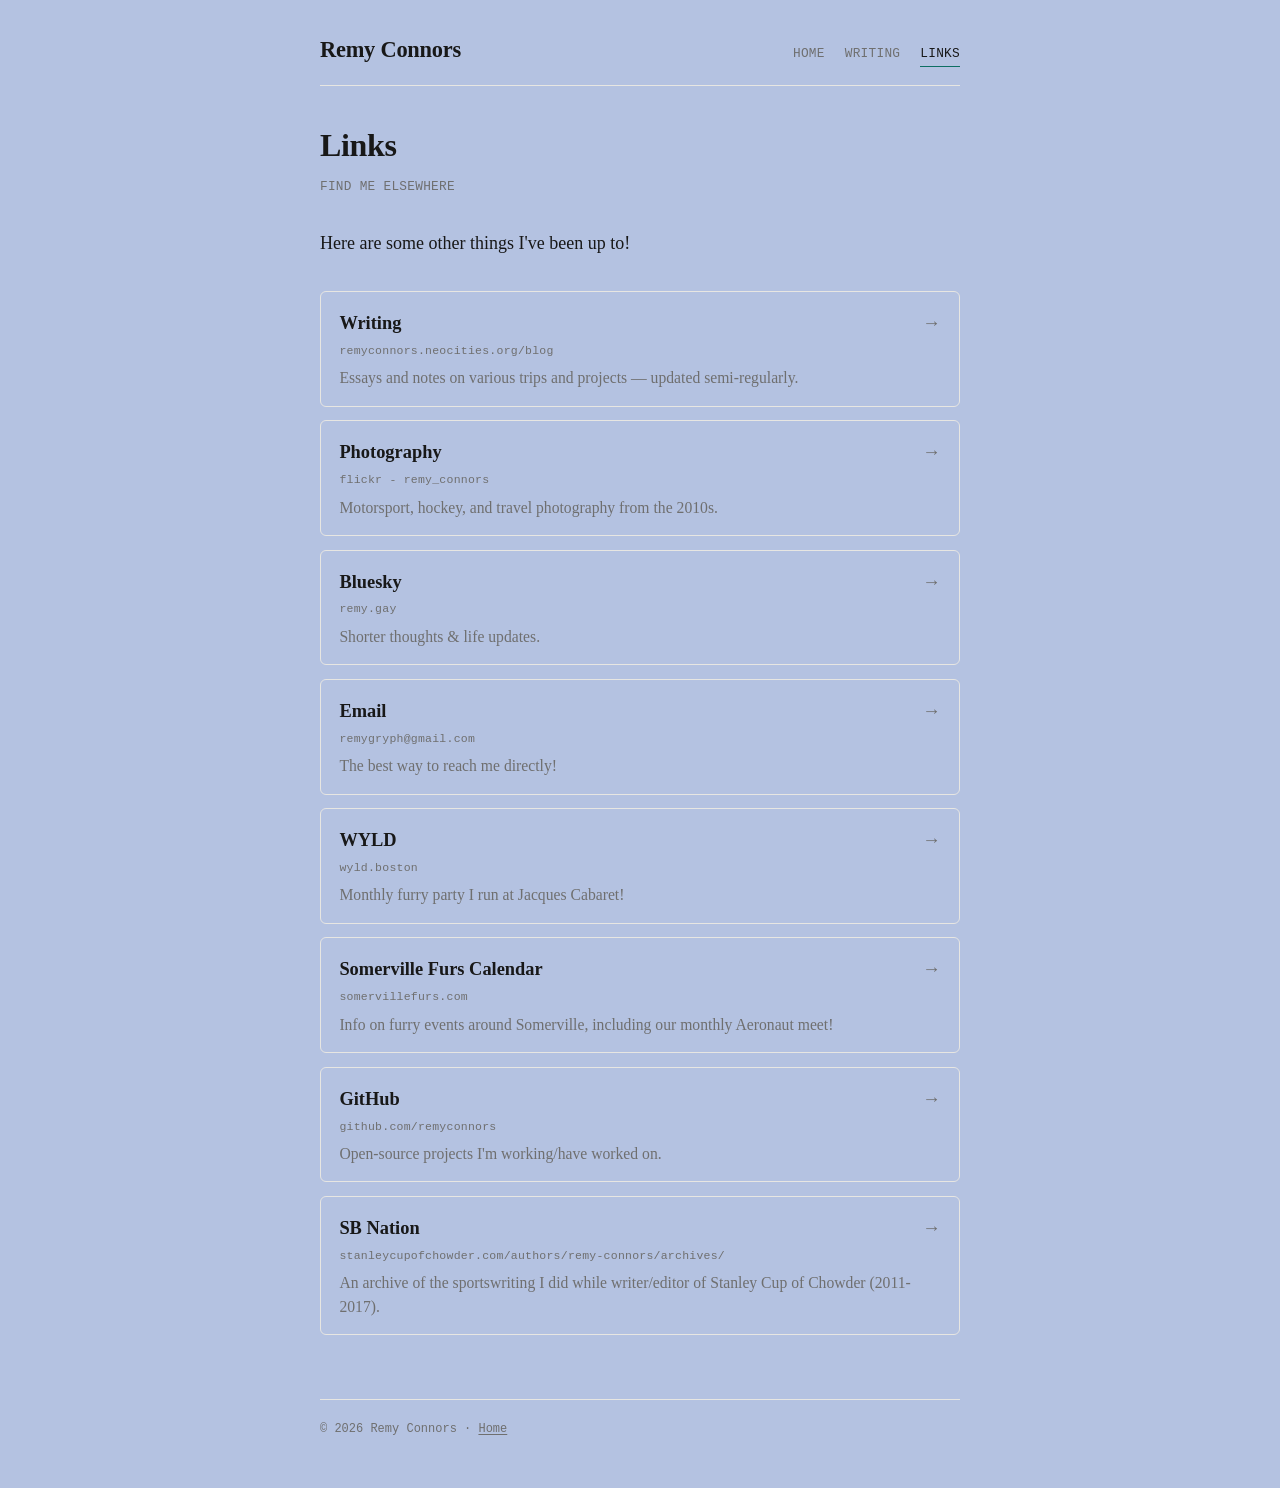
<file: links.html>
<!DOCTYPE html>
<html lang="en">
<head>
  <meta charset="UTF-8">
  <meta name="viewport" content="width=device-width, initial-scale=1.0">
  <title>Links — Remy Connors</title>
  <link rel="stylesheet" href="style.css">
</head>
<body>
  <div class="wrap">
    <header class="site-header" data-page="links"></header>

    <main>
      <h1>Links</h1>
      <p class="tagline">Find me elsewhere</p>

      <p>Here are some other things I've been up to!</p>

      <!-- Each entry is one <li><a class="link-card"> … </a></li>.
           Copy a block to add a link. To open links in a new tab, add
           target="_blank" rel="noopener" to the <a>. -->
      <ul class="link-list">

        <li>
          <a class="link-card" href="blog.html">
            <span class="link-title">Writing<span class="arrow">→</span></span>
            <span class="link-host">remyconnors.neocities.org/blog</span>
            <span class="link-desc">Essays and notes on various trips and projects — updated semi-regularly.</span>
          </a>
        </li>

        <li>
          <a class="link-card" href="https://flickr.com/photos/sarahconnors/albums">
            <span class="link-title">Photography<span class="arrow">→</span></span>
            <span class="link-host">flickr - remy_connors</span>
            <span class="link-desc">Motorsport, hockey, and travel photography from the 2010s.</span>
          </a>
        </li>

        <li>
          <a class="link-card" href="https://bsky.app/profile/USERNAME">
            <span class="link-title">Bluesky <span class="arrow">→</span></span>
            <span class="link-host">remy.gay</span>
            <span class="link-desc">Shorter thoughts & life updates.</span>
          </a>
        </li>

        <li>
          <a class="link-card" href="mailto:remygryph@gmail.com">
            <span class="link-title">Email <span class="arrow">→</span></span>
            <span class="link-host">remygryph@gmail.com</span>
            <span class="link-desc">The best way to reach me directly!</span>
          </a>
        </li>
         <li>
          <a class="link-card" href="http://wyld.boston">
            <span class="link-title">WYLD <span class="arrow">→</span></span>
            <span class="link-host">wyld.boston</span>
            <span class="link-desc">Monthly furry party I run at Jacques Cabaret!</span>
          </a>
        </li>
          <li>
          <a class="link-card" href="http://somervillefurs.com">
            <span class="link-title">Somerville Furs Calendar <span class="arrow">→</span></span>
            <span class="link-host">somervillefurs.com</span>
            <span class="link-desc">Info on furry events around Somerville, including our monthly Aeronaut meet!</span>
          </a>
        </li>
         <li>
          <a class="link-card" href="https://github.com/remyconnors">
            <span class="link-title">GitHub <span class="arrow">→</span></span>
            <span class="link-host">github.com/remyconnors</span>
            <span class="link-desc">Open-source projects I'm working/have worked on.</span>
          </a>
        </li>
          <li>
          <a class="link-card" href="https://www.stanleycupofchowder.com/authors/remy-connors/archives/2">
            <span class="link-title">SB Nation <span class="arrow">→</span></span>
            <span class="link-host">stanleycupofchowder.com/authors/remy-connors/archives/</span>
            <span class="link-desc">An archive of the sportswriting I did while writer/editor of Stanley Cup of Chowder (2011-2017).</span>
          </a>
        </li>
        
        
        
      </ul>
    </main>

    <footer class="site-footer">
      © <span id="year"></span> Remy Connors ·
      <a href="index.html">Home</a>
    </footer>
  </div>

  <script src="site.js"></script>
  <script>document.getElementById("year").textContent = new Date().getFullYear();</script>
</body>
</html>
</file>
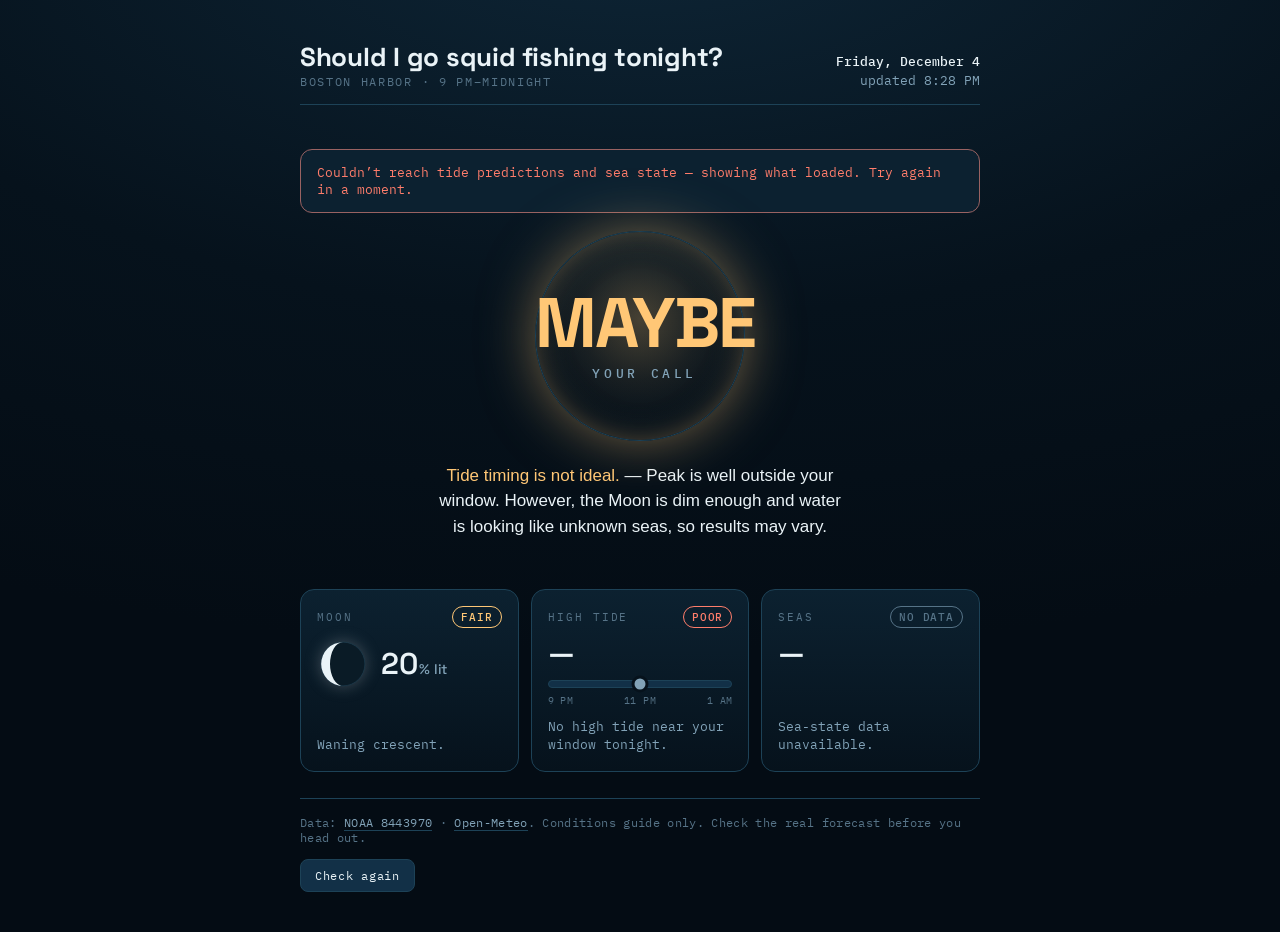
<file: squid-watch.html>
<!DOCTYPE html>
<html lang="en">
<head>
<meta charset="utf-8" />
<meta name="viewport" content="width=device-width, initial-scale=1" />
<title>Squid Watch · Boston</title>
<link rel="preconnect" href="https://fonts.googleapis.com" />
<link rel="preconnect" href="https://fonts.gstatic.com" crossorigin />
<link href="https://fonts.googleapis.com/css2?family=Space+Grotesk:wght@500;600;700&family=IBM+Plex+Mono:wght@400;500;600&display=swap" rel="stylesheet" />
<style>
  /* ------------------------------------------------------------------ *
   * SQUID WATCH — is tonight a night to go?                            *
   * Palette: harbor water at night. Phosphor-green is the squid-jig     *
   * glow (GO); sodium-amber is pier light (marginal); coral is no-go.   *
   * ------------------------------------------------------------------ */
  :root{
    --abyss:   #06121c;
    --deep:    #0c2130;
    --surface: #123047;
    --line:    #1d4257;
    --moon:    #eaf3f7;   /* moonlight — primary text */
    --slate:   #82a3b8;   /* secondary text */
    --slate-d: #567387;   /* tertiary / captions */
    --glow:    #74ffc2;   /* phosphor — GO */
    --sodium:  #ffc776;   /* pier light — MARGINAL */
    --coral:   #ff7d6b;   /* NO-GO */
    --go: var(--glow); --marginal: var(--sodium); --nogo: var(--coral);
  }
  *{ box-sizing:border-box; }
  html,body{ margin:0; }
  body{
    background:
      radial-gradient(120% 80% at 50% -10%, #0e2637 0%, var(--abyss) 55%, #040c14 100%);
    color:var(--moon);
    font-family:"IBM Plex Mono", ui-monospace, monospace;
    min-height:100vh;
    -webkit-font-smoothing:antialiased;
    padding:clamp(18px,4vw,40px);
    display:flex; justify-content:center;
  }
  .wrap{ width:100%; max-width:680px; }

  /* --- masthead --- */
  header{ display:flex; align-items:baseline; justify-content:space-between;
    gap:12px; flex-wrap:wrap; border-bottom:1px solid var(--line);
    padding-bottom:14px; margin-bottom:clamp(26px,6vw,44px); }
  .brand{ font-family:"Space Grotesk",sans-serif; font-weight:700;
    font-size:clamp(20px,5vw,26px); letter-spacing:-0.01em; }
  .brand .dot{ color:var(--glow); }
  .subhead{ color:var(--slate-d); font-size:12px; letter-spacing:0.14em;
    text-transform:uppercase; }
  .when{ text-align:right; color:var(--slate); font-size:12.5px; line-height:1.5; }
  .when b{ color:var(--moon); font-weight:500; }

  /* --- the beacon (hero) --- */
  .beacon{ text-align:center; margin:0 0 clamp(30px,7vw,50px); }
  .disc{ position:relative; width:210px; height:210px; margin:0 auto 22px;
    display:grid; place-items:center; }
  .disc .ring{ position:absolute; inset:0; border-radius:50%;
    border:1px solid var(--line);
    background:
      radial-gradient(circle at 50% 42%,
        color-mix(in srgb, var(--vcolor,#74ffc2) 26%, transparent) 0%,
        color-mix(in srgb, var(--vcolor,#74ffc2) 8%, transparent) 38%,
        transparent 66%);
    box-shadow: 0 0 60px -6px color-mix(in srgb, var(--vcolor,#74ffc2) 55%, transparent),
                inset 0 0 40px -14px color-mix(in srgb, var(--vcolor,#74ffc2) 60%, transparent);
    animation:breathe 5.5s ease-in-out infinite;
  }
  @keyframes breathe{ 0%,100%{ transform:scale(1); opacity:.92; }
    50%{ transform:scale(1.035); opacity:1; } }
  .verdict{ font-family:"Space Grotesk",sans-serif; font-weight:700;
    font-size:clamp(46px,14vw,70px); line-height:.94; letter-spacing:-0.03em;
    color:var(--vcolor,#74ffc2); position:relative; z-index:1; }
  .verdict small{ display:block; font-size:13px; font-weight:500; letter-spacing:.28em;
    text-transform:uppercase; color:var(--slate); margin-top:12px;
    font-family:"IBM Plex Mono",monospace; }
  .reason{ max-width:44ch; margin:0 auto; color:var(--moon);
    font-family:-apple-system,BlinkMacSystemFont,"Segoe UI",Roboto,sans-serif;
    font-size:clamp(15px,3.6vw,17px); line-height:1.5; }
  .reason .accent{ color:var(--vcolor,#74ffc2); }

  /* --- instrument cards --- */
  .cards{ display:grid; grid-template-columns:repeat(3,1fr); gap:12px; }
  @media (max-width:560px){ .cards{ grid-template-columns:1fr; } }
  .card{ background:linear-gradient(180deg, var(--deep), var(--abyss));
    border:1px solid var(--line); border-radius:14px; padding:16px 16px 18px;
    display:flex; flex-direction:column; gap:10px; position:relative; overflow:hidden; }
  .card .eyebrow{ display:flex; align-items:center; justify-content:space-between;
    font-size:11px; letter-spacing:.18em; text-transform:uppercase; color:var(--slate-d); }
  .chip{ font-size:10.5px; letter-spacing:.08em; text-transform:uppercase;
    padding:3px 8px; border-radius:999px; border:1px solid currentColor; font-weight:500; }
  .chip.prime{ color:var(--glow); } .chip.fair{ color:var(--sodium); }
  .chip.poor{ color:var(--coral); } .chip.na{ color:var(--slate-d); }
  .value{ font-family:"Space Grotesk",sans-serif; font-weight:600;
    font-size:clamp(24px,6vw,30px); line-height:1; letter-spacing:-0.01em; }
  .value .u{ font-size:14px; color:var(--slate); font-weight:500; margin-left:2px; }
  .detail{ font-size:12.5px; color:var(--slate); line-height:1.45; margin-top:auto; }

  /* moon visual */
  .moonwrap{ display:flex; align-items:center; gap:12px; }
  .moonwrap svg{ flex:0 0 auto; filter:drop-shadow(0 0 8px rgba(234,243,247,.25)); }

  /* tide session gauge */
  .gauge{ margin-top:2px; }
  .gauge .track{ position:relative; height:8px; border-radius:5px;
    background:var(--surface); border:1px solid var(--line); }
  .gauge .ideal{ position:absolute; top:0; bottom:0; border-radius:5px;
    background:color-mix(in srgb, var(--glow) 24%, transparent); }
  .gauge .peak{ position:absolute; top:50%; width:11px; height:11px; border-radius:50%;
    transform:translate(-50%,-50%); background:var(--moon);
    box-shadow:0 0 0 3px var(--abyss), 0 0 10px 1px var(--vcolor,#74ffc2); }
  .gauge .peak.out{ background:var(--slate); box-shadow:0 0 0 3px var(--abyss); }
  .gauge .ends{ display:flex; justify-content:space-between; margin-top:6px;
    font-size:10px; color:var(--slate-d); letter-spacing:.04em; }

  /* --- footer / controls --- */
  footer{ margin-top:26px; display:flex; align-items:center; justify-content:space-between;
    gap:14px; flex-wrap:wrap; border-top:1px solid var(--line); padding-top:16px;
    font-size:11.5px; color:var(--slate-d); letter-spacing:.03em; }
  footer a{ color:var(--slate); text-decoration:none; border-bottom:1px solid var(--line); }
  footer a:hover{ color:var(--moon); }
  button.refresh{ font-family:"IBM Plex Mono",monospace; font-size:12px;
    letter-spacing:.06em; color:var(--moon); background:var(--surface);
    border:1px solid var(--line); border-radius:8px; padding:8px 14px; cursor:pointer;
    transition:border-color .15s, background .15s; }
  button.refresh:hover{ border-color:var(--glow); background:var(--deep); }
  button.refresh:focus-visible{ outline:2px solid var(--glow); outline-offset:2px; }
  button.refresh:disabled{ opacity:.5; cursor:default; }

  /* loading / error states */
  .banner{ border:1px solid var(--line); border-radius:12px; padding:14px 16px;
    color:var(--slate); font-size:13px; background:var(--deep); margin-bottom:18px;
    display:none; }
  .banner.show{ display:block; }
  .banner.err{ border-color:color-mix(in srgb,var(--coral) 55%, var(--line));
    color:var(--coral); }
  .skeleton{ opacity:.35; }

  @media (prefers-reduced-motion: reduce){
    .disc .ring{ animation:none; }
    *{ transition:none !important; }
  }
</style>
</head>
<body>
<div class="wrap">
  <header>
    <div>
      <div class="brand">Should I go squid fishing tonight?</span></div>
      <div class="subhead">Boston Harbor · 9&nbsp;PM–Midnight</div>
    </div>
    <div class="when" id="when">
      <div><b id="tonight">tonight</b></div>
      <div id="updated">reading the harbor…</div>
    </div>
  </header>

  <div class="banner" id="banner" role="status"></div>

  <section class="beacon" aria-live="polite">
    <div class="disc"><div class="ring" id="ring"></div>
      <div class="verdict" id="verdict">· · ·<small id="verdict-sub">checking conditions</small></div>
    </div>
    <p class="reason" id="reason">Pulling moon phase, tide predictions, and sea state for tonight’s window.</p>
  </section>

  <section class="cards" id="cards">
    <!-- MOON -->
    <div class="card" id="c-moon">
      <div class="eyebrow"><span>Moon</span><span class="chip na" id="moon-chip">—</span></div>
      <div class="moonwrap">
        <svg id="moon-svg" width="52" height="52" viewBox="0 0 100 100" aria-hidden="true"></svg>
        <div class="value" id="moon-val">—<span class="u">lit</span></div>
      </div>
      <div class="detail" id="moon-detail">Darker is better — squid come to the lights.</div>
    </div>
    <!-- TIDE -->
    <div class="card" id="c-tide">
      <div class="eyebrow"><span>High tide</span><span class="chip na" id="tide-chip">—</span></div>
      <div class="value" id="tide-val">—</div>
      <div class="gauge" aria-hidden="true">
        <div class="track">
          <div class="ideal" id="tide-ideal"></div>
          <div class="peak out" id="tide-peak" style="left:50%"></div>
        </div>
        <div class="ends"><span>9 PM</span><span>11 PM</span><span>1 AM</span></div>
      </div>
      <div class="detail" id="tide-detail">Best when the peak lands late in your session.</div>
    </div>
    <!-- SEAS -->
    <div class="card" id="c-seas">
      <div class="eyebrow"><span>Seas</span><span class="chip na" id="seas-chip">—</span></div>
      <div class="value" id="seas-val">—<span class="u">ft</span></div>
      <div class="detail" id="seas-detail">Wind and swell across the window.</div>
    </div>
  </section>

  <footer>
    <div>Data: <a href="https://tidesandcurrents.noaa.gov/stationhome.html?id=8443970" target="_blank" rel="noopener">NOAA&nbsp;8443970</a> · <a href="https://open-meteo.com" target="_blank" rel="noopener">Open-Meteo</a>. Conditions guide only. Check the real forecast before you head out.</div>
    <button class="refresh" id="refresh" type="button">Check again</button>
  </footer>
</div>

<script>
/* ============================ CONFIG ============================ *
 * Everything you'd want to tweak lives here.                        */
const CONFIG = {
  tz: "America/New_York",
  tideStation: "8443970",            // NOAA Boston
  wave: { lat: 42.34, lng: -70.90 }, // just outside the harbor entrance (better wave coverage)
  wind: { lat: 42.355, lng: -71.05 },// Boston
  session: { startHour: 21, endHour: 24 },   // 9 PM → midnight
  // tide-peak windows, in "hours since session-day midnight" (24.5 = 12:30 AM next day)
  tideWindow: { idealStart: 22.5, idealEnd: 24.5, okStart: 21.0, okEnd: 25.5 },
  moon: { prime: 0.12, fair: 0.35 },                       // illuminated fraction
  seas: { calmWaveM: 0.5, calmWindKn: 10, chopWaveM: 1.0, chopWindKn: 15 },
};

/* ============================ HELPERS ============================ */
const $ = (id) => document.getElementById(id);

function etNow() {
  return new Date(new Date().toLocaleString("en-US", { timeZone: CONFIG.tz }));
}
function ymd(d) {
  return `${d.getFullYear()}${String(d.getMonth()+1).padStart(2,"0")}${String(d.getDate()).padStart(2,"0")}`;
}
function prettyDate(d) {
  return d.toLocaleDateString("en-US", { weekday:"long", month:"long", day:"numeric" });
}
function prettyTime(d) {
  return d.toLocaleTimeString("en-US", { hour:"numeric", minute:"2-digit" });
}
// "HH:MM" from decimal hours (may exceed 24 → wrap to AM)
function hoursToClock(h) {
  let hh = Math.floor(h % 24), mm = Math.round((h - Math.floor(h)) * 60);
  if (mm === 60) { mm = 0; hh = (hh + 1) % 24; }
  const ampm = hh >= 12 ? "PM" : "AM";
  let h12 = hh % 12; if (h12 === 0) h12 = 12;
  return `${h12}:${String(mm).padStart(2,"0")} ${ampm}`;
}

/* ---- MOON: phase from a known new-moon epoch ---- */
function moonInfo(date) {
  const synodic = 29.53058867;
  const knownNew = Date.UTC(2000, 0, 6, 18, 14, 0) / 86400000;
  const now = date.getTime() / 86400000;
  let age = (now - knownNew) % synodic;
  if (age < 0) age += synodic;
  const illum = (1 - Math.cos((2 * Math.PI * age) / synodic)) / 2;
  return { age, illum, waxing: age < synodic / 2 };
}
function moonName(age) {
  if (age < 1.6 || age > 27.9) return "new moon";
  if (age < 6.4)  return "waxing crescent";
  if (age < 8.4)  return "first quarter";
  if (age < 13.8) return "waxing gibbous";
  if (age < 15.8) return "full moon";
  if (age < 21.1) return "waning gibbous";
  if (age < 23.1) return "last quarter";
  return "waning crescent";
}
function moonPath(f, waxing, r, cx, cy) {
  f = Math.max(0, Math.min(1, f));
  const outer = waxing ? 1 : 0;
  const inner = f > 0.5 ? outer : 1 - outer;
  const rx = Math.abs(r * (1 - 2 * f));
  return `M ${cx} ${cy-r} A ${r} ${r} 0 0 ${outer} ${cx} ${cy+r} A ${rx} ${r} 0 0 ${inner} ${cx} ${cy-r} Z`;
}
function drawMoon(illum, waxing) {
  const r=42, cx=50, cy=50;
  $("moon-svg").innerHTML =
    `<circle cx="${cx}" cy="${cy}" r="${r}" fill="#0a1b26" stroke="#1d4257"/>` +
    `<path d="${moonPath(illum, waxing, r, cx, cy)}" fill="#eaf3f7"/>`;
}

/* ---- RATINGS ---- */
const rateMoon = (illum) => illum <= CONFIG.moon.prime ? 2 : illum <= CONFIG.moon.fair ? 1 : 0;
function rateTide(hi) {
  if (!hi) return 0;
  const w = CONFIG.tideWindow, t = hi.h;
  if (t >= w.idealStart && t <= w.idealEnd) return 2;
  if (t >= w.okStart && t <= w.okEnd) return 1;
  return 0;
}
function rateSeas(waveM, windKn) {
  const s = CONFIG.seas;
  if (waveM == null) {
    if (windKn == null) return null;
    return windKn <= s.calmWindKn ? 2 : windKn <= s.chopWindKn ? 1 : 0;
  }
  const windOK1 = windKn == null || windKn <= s.calmWindKn;
  const windOK2 = windKn == null || windKn <= s.chopWindKn;
  if (waveM <= s.calmWaveM && windOK1) return 2;
  if (waveM <= s.chopWaveM && windOK2) return 1;
  return 0;
}
function verdict(m, t, s) {
  if (s === 0) return "NOGO";
  if (m === 0 || t === 0) return "MARGINAL";
  if (m === 2 && t === 2 && s === 2) return "PRIME";
  return "GO";
}

/* ============================ FETCHERS ============================ */
async function getTides(today, tomorrow) {
  const url = `https://api.tidesandcurrents.noaa.gov/api/prod/datagetter?product=predictions`
    + `&application=squidwatch_boston&begin_date=${ymd(today)}&end_date=${ymd(tomorrow)}`
    + `&datum=MLLW&station=${CONFIG.tideStation}&time_zone=lst_ldt&units=english&interval=hilo&format=json`;
  const r = await fetch(url);
  const j = await r.json();
  if (j.error) throw new Error(j.error.message || "tide API error");
  const tKey = ymd(today), tomKey = ymd(tomorrow);
  return (j.predictions || []).map((p) => {
    // p.t = "YYYY-MM-DD HH:MM" in station local time
    const [dstr, hm] = p.t.split(" ");
    const dkey = dstr.replace(/-/g, "");
    const [H, M] = hm.split(":").map(Number);
    let h = H + M / 60;
    if (dkey === tomKey) h += 24;
    else if (dkey !== tKey) return null; // ignore stray dates
    return { h, type: p.type, v: parseFloat(p.v), clock: hoursToClock(h) };
  }).filter(Boolean);
}

async function getHourly(url, field) {
  const r = await fetch(url);
  const j = await r.json();
  if (!j.hourly || !j.hourly.time) throw new Error("weather API error");
  return j.hourly.time.map((t, i) => ({ t, v: j.hourly[field][i] }));
}
async function getWaves(today, tomorrow) {
  const url = `https://marine-api.open-meteo.com/v1/marine?latitude=${CONFIG.wave.lat}`
    + `&longitude=${CONFIG.wave.lng}&hourly=wave_height&timezone=${encodeURIComponent(CONFIG.tz)}&forecast_days=2`;
  return getHourly(url, "wave_height");
}
async function getWind(today, tomorrow) {
  const url = `https://api.open-meteo.com/v1/forecast?latitude=${CONFIG.wind.lat}`
    + `&longitude=${CONFIG.wind.lng}&hourly=wind_speed_10m&wind_speed_unit=kn`
    + `&timezone=${encodeURIComponent(CONFIG.tz)}&forecast_days=2`;
  return getHourly(url, "wind_speed_10m");
}
// max value across the session hours (21,22,23, midnight) for a given ET date
function sessionMax(series, today, tomorrow) {
  const tKey = ymd(today), tomKey = ymd(tomorrow);
  let max = null;
  for (const row of series) {
    if (row.v == null) continue;
    const [dstr, hm] = row.t.split("T");
    const dkey = dstr.replace(/-/g, "");
    const H = parseInt(hm.split(":")[0], 10);
    let h = H; if (dkey === tomKey) h += 24; else if (dkey !== tKey) continue;
    if (h >= CONFIG.session.startHour && h <= CONFIG.session.endHour) {
      max = max == null ? row.v : Math.max(max, row.v);
    }
  }
  return max;
}

/* ============================ RENDER ============================ */
const VCOLOR = { PRIME:"var(--go)", GO:"var(--go)", MARGINAL:"var(--marginal)", NOGO:"var(--nogo)" };
const CHIP = { 2:["prime","Prime"], 1:["fair","Fair"], 0:["poor","Poor"], null:["na","No data"] };

function setChip(id, score) {
  const [cls, label] = CHIP[score] ?? CHIP.null;
  const el = $(id); el.className = `chip ${cls}`; el.textContent = label;
}

function render(data) {
  const { moon, tide, seas, m, t, s, updated, tonightLabel } = data;
  const v = verdict(m, t, s);

  // --- beacon ---
  document.documentElement.style.setProperty("--vcolor", VCOLOR[v]);
  const words = { PRIME:"GO", GO:"GO", MARGINAL:"MAYBE", NOGO:"NO-GO" };
  const subs  = { PRIME:"prime conditions", GO:"worth a trip", MARGINAL:"your call", NOGO:"sit it out" };
  $("verdict").innerHTML = `${words[v]}<small>${subs[v]}</small>`;
  $("verdict").style.color = VCOLOR[v];

  // --- reason line ---
  $("reason").innerHTML = buildReason(v, data);

  // --- moon card ---
  drawMoon(moon.illum, moon.waxing);
  $("moon-val").innerHTML = `${Math.round(moon.illum*100)}<span class="u">% lit</span>`;
  $("moon-detail").textContent = capitalize(moonName(moon.age)) + ".";
  setChip("moon-chip", m);

  // --- tide card ---
  if (tide.high) {
    $("tide-val").textContent = tide.high.clock;
    $("tide-detail").textContent = tideDetail(t, tide.high);
    positionPeak(tide.high.h);
  } else {
    $("tide-val").textContent = "—";
    $("tide-detail").textContent = "No high tide near your window tonight.";
  }
  setChip("tide-chip", t);

  // --- seas card ---
  const ft = seas.waveM == null ? null : seas.waveM * 3.28084;
  $("seas-val").innerHTML = ft == null
    ? (seas.windKn == null ? "—" : `${Math.round(seas.windKn)}<span class="u">kn wind</span>`)
    : `${ft.toFixed(1)}<span class="u">ft swell</span>`;
  $("seas-detail").textContent = seasDetail(s, seas);
  setChip("seas-chip", s);

  // --- footer ---
  $("tonight").textContent = tonightLabel;
  $("updated").textContent = `updated ${updated}`;
}

function positionPeak(h) {
  // gauge spans 9 PM (21.0) → 1 AM (25.0)
  const lo = 21, hi = 25;
  const clamped = Math.max(lo, Math.min(hi, h));
  const pct = ((clamped - lo) / (hi - lo)) * 100;
  const peak = $("tide-peak");
  peak.style.left = pct + "%";
  peak.classList.toggle("out", h < lo || h > hi);
  // ideal window shading 22:30 → 00:30
  const iLo = ((22.5 - lo) / (hi - lo)) * 100;
  const iHi = ((24.5 - lo) / (hi - lo)) * 100;
  $("tide-ideal").style.left = iLo + "%";
  $("tide-ideal").style.width = (iHi - iLo) + "%";
}

/* ---- copy generators ---- */
const capitalize = (s) => s.charAt(0).toUpperCase() + s.slice(1);
function tideDetail(t, hi) {
  if (t === 2) return "Peak lands right in the sweet spot.";
  if (t === 1) return hi.h < 22.5 ? "Peaks early, falling by end of session." : "Still climbing through your window.";
  return "Peak is well outside your window.";
}
function seasDetail(s, seas) {
  const w = seas.windKn == null ? "" : ` · ${Math.round(seas.windKn)} kn wind`;
  if (s === 2) return "Calm" + w + ".";
  if (s === 1) return "A little chop" + w + ".";
  if (s === 0) return "Rough out there" + w + ".";
  return "Sea-state data unavailable.";
}
function buildReason(v, d) {
  const moonPhrase = d.m === 2 ? "New-moon dark" : d.m === 1 ? "Moon is dim enough" : "Bright moon";
  const tidePhrase = d.tide.high
    ? (d.t >= 1 ? `high tide ${d.tide.high.clock}` : `high tide off-window (${d.tide.high.clock})`)
    : "no useful high tide";
  const seasPhrase = d.s === 2 ? "calm seas" : d.s === 1 ? "a bit of chop" : d.s === 0 ? "rough water" : "unknown seas";
  const acc = (txt) => `<span class="accent">${txt}</span>`;
  if (v === "NOGO" && d.s === 0)
    return `${acc("Rough water")} tonight; even with ${moonPhrase.toLowerCase()} and ${tidePhrase}, not worth the trip.`;
  if (v === "MARGINAL" && d.m === 0)
    return `${acc("Too much moon")} tonight (${Math.round(d.moon.illum*100)}% lit).`;
  if (v === "MARGINAL" && d.t === 0)
    return `${acc("Tide timing is not ideal.")} — ${tideDetail(d.t, d.tide.high || {h:0})} However, the ${moonPhrase} and water is looking like ${seasPhrase}, so results may vary.`;
  if (v === "PRIME")
    return `${acc("Everything lines up")}: ${moonPhrase.toLowerCase()}, ${tidePhrase}, ${seasPhrase}. Go get ’em.`;
  return `${acc("Decent night")}: ${moonPhrase.toLowerCase()}, ${tidePhrase}, ${seasPhrase}.`;
}

/* ---- banners ---- */
function banner(msg, isErr) {
  const b = $("banner");
  b.textContent = msg;
  b.className = "banner show" + (isErr ? " err" : "");
}
function clearBanner(){ $("banner").className = "banner"; }

/* ============================ ORCHESTRATION ============================ */
async function run() {
  const btn = $("refresh");
  btn.disabled = true; clearBanner();

  const now = etNow();
  const today = new Date(now); today.setHours(0,0,0,0);
  const tomorrow = new Date(today); tomorrow.setDate(tomorrow.getDate()+1);

  const moon = moonInfo(new Date()); // moon phase for right now

  // fetch in parallel; each may fail independently
  const [tideRes, waveRes, windRes] = await Promise.allSettled([
    getTides(today, tomorrow),
    getWaves(today, tomorrow),
    getWind(today, tomorrow),
  ]);

  // tides
  let high = null, tideOk = true;
  if (tideRes.status === "fulfilled") {
    const highs = tideRes.value.filter((p) => p.type === "H" && p.h >= 18 && p.h <= 27);
    if (highs.length) {
      highs.sort((a,b) => Math.abs(a.h - 22.5) - Math.abs(b.h - 22.5));
      high = highs[0];
    }
  } else { tideOk = false; }

  // seas
  const waveM = waveRes.status === "fulfilled" ? sessionMax(waveRes.value, today, tomorrow) : null;
  const windKn = windRes.status === "fulfilled" ? sessionMax(windRes.value, today, tomorrow) : null;
  const seasOk = waveRes.status === "fulfilled" || windRes.status === "fulfilled";

  const m = rateMoon(moon.illum);
  const t = tideOk ? rateTide(high) : 0;
  const s = rateSeas(waveM, windKn);

  render({
    moon, m,
    tide: { high }, t,
    seas: { waveM, windKn }, s,
    updated: prettyTime(now),
    tonightLabel: prettyDate(now),
  });

  // surface any partial failures honestly
  const problems = [];
  if (!tideOk) problems.push("tide predictions");
  if (!seasOk) problems.push("sea state");
  if (problems.length) banner(`Couldn’t reach ${problems.join(" and ")} — showing what loaded. Try again in a moment.`, true);

  btn.disabled = false;
}

$("refresh").addEventListener("click", run);
run().catch((e) => {
  console.error(e);
  banner("Couldn’t load conditions. Check your connection and try again.", true);
  $("verdict").innerHTML = `—<small>no data</small>`;
  $("refresh").disabled = false;
});
</script>
</body>
</html>
</file>
<file: style.css>
/* ==========================================================================
   Remy Connors — site styles
   Dependency-free. One centered column: an editorial serif for prose,
   monospace for metadata/labels (the data-engineer's margin notes).
   ========================================================================== */

:root {
  --ink:        #181818;   /* body text                        */
  --muted:      #6f6f6f;   /* dates, labels, footer            */
  --paper:      #b4c2e1;   /* background                       */
  --rule:       #e7e6e2;   /* hairlines                        */
  --accent:     #0d6e63;   /* deep teal — evolved from w3-teal */
  --accent-ink: #0a544c;   /* hover / active                   */

  --measure: 40rem;        /* prose line length                */

  --serif: Charter, "Iowan Old Style", "Palatino Linotype", Palatino, Georgia, serif;
  --mono:  ui-monospace, "SF Mono", "Cascadia Code", Menlo, Consolas, monospace;
}

*, *::before, *::after { box-sizing: border-box; }

html { -webkit-text-size-adjust: 100%; }

body {
  margin: 0;
  padding: 0 1.25rem;
  font-family: var(--serif);
  font-size: 1.125rem;
  line-height: 1.65;
  color: var(--ink);
  background: var(--paper);
}

.wrap { max-width: var(--measure); margin: 0 auto; }

/* ---- header / nav ------------------------------------------------------- */

.site-header {
  display: flex;
  flex-wrap: wrap;
  align-items: baseline;
  justify-content: space-between;
  gap: 0.75rem 1.5rem;
  padding: 2rem 0 1rem;
  margin-bottom: 2.5rem;
  border-bottom: 1px solid var(--rule);
}

.wordmark {
  font-family: var(--serif);
  font-weight: 700;
  font-size: 1.4rem;
  letter-spacing: -0.01em;
  color: var(--ink);
  text-decoration: none;
}
.wordmark:hover { color: var(--accent); }

.site-nav {
  display: flex;
  gap: 1.25rem;
  font-family: var(--mono);
  font-size: 0.8rem;
  letter-spacing: 0.02em;
  text-transform: uppercase;
}
.site-nav a {
  color: var(--muted);
  text-decoration: none;
  padding-bottom: 2px;
  border-bottom: 1px solid transparent;
}
.site-nav a:hover { color: var(--ink); }
.site-nav a[aria-current="page"] {
  color: var(--ink);
  border-bottom-color: var(--accent);
}

/* ---- typography --------------------------------------------------------- */

h1, h2, h3 {
  font-family: var(--serif);
  line-height: 1.2;
  letter-spacing: -0.01em;
  margin: 2.5rem 0 0.75rem;
}
h1 { font-size: 2rem; margin-top: 0; }
h2 { font-size: 1.4rem; }
h3 { font-size: 1.15rem; }

p { margin: 0 0 1.25rem; }

a {
  color: var(--accent);
  text-decoration: underline;
  text-underline-offset: 2px;
  text-decoration-thickness: 1px;
}
a:hover { color: var(--accent-ink); }

.tagline {
  margin: 0 0 2rem;
  font-family: var(--mono);
  font-size: 0.8rem;
  letter-spacing: 0.02em;
  text-transform: uppercase;
  color: var(--muted);
}

/* homepage intro — a touch larger than body, sets the voice */
.lead {
  font-size: 1.28rem;
  line-height: 1.5;
  margin: 0 0 2.25rem;
}

figure { margin: 2rem 0; }
img { display: block; max-width: 100%; height: auto; border-radius: 2px; }
figcaption {
  margin-top: 0.5rem;
  font-family: var(--mono);
  font-size: 0.72rem;
  color: var(--muted);
}

/* ---- rotating hero photo ------------------------------------------------ */

.hero-photo {
  position: relative;
  width: 100%;
  aspect-ratio: 3 / 2;          /* fixed shape → always tidy, never overflows */
  margin: 0 0 3rem;
  overflow: hidden;
  border-radius: 3px;
  background: #f0efec;          /* placeholder tone while images load        */
}
.hero-photo img {
  position: absolute;
  inset: 0;
  width: 100%;
  height: 100%;
  object-fit: cover;            /* fills the frame at any source dimension    */
  opacity: 0;
  transition: opacity 1s ease;
}
.hero-photo img.is-active { opacity: 1; }

@media (prefers-reduced-motion: reduce) {
  .hero-photo img { transition: none; }
}

/* ---- writing list (blog index) ----------------------------------------- */

.post-list { list-style: none; padding: 0; margin: 0; }
.post-list li {
  display: flex;
  flex-wrap: wrap;
  align-items: baseline;
  gap: 0.25rem 1rem;
  padding: 0.85rem 0;
  border-bottom: 1px solid var(--rule);
}
.post-list time {
  min-width: 6.5rem;
  font-family: var(--mono);
  font-size: 0.78rem;
  color: var(--muted);
}
.post-list a {
  font-family: var(--serif);
  font-size: 1.1rem;
  text-decoration: none;
}
.post-list a:hover { text-decoration: underline; }

/* ---- links page (link-in-bio) ------------------------------------------ */

.link-list {
  list-style: none;
  padding: 0;
  margin: 2rem 0 0;
  display: grid;
  gap: 0.85rem;
}

.link-card {
  display: block;
  padding: 1rem 1.15rem;
  border: 1px solid var(--rule);
  border-radius: 6px;
  background: var(--paper);
  text-decoration: none;
  color: inherit;
}
.link-card:hover { border-color: var(--accent); background: #fbfdfc; }

.link-title {
  display: flex;
  align-items: baseline;
  justify-content: space-between;
  gap: 0.75rem;
  font-family: var(--serif);
  font-weight: 700;
  font-size: 1.15rem;
  color: var(--ink);
}
.link-card:hover .link-title { color: var(--accent); }
.link-title .arrow { font-weight: 400; color: var(--muted); }
.link-card:hover .link-title .arrow { color: var(--accent); }

.link-host {
  display: block;
  margin: 0.15rem 0 0.4rem;
  font-family: var(--mono);
  font-size: 0.72rem;
  letter-spacing: 0.02em;
  color: var(--muted);
}

.link-desc {
  display: block;
  margin: 0;
  font-size: 0.98rem;
  line-height: 1.5;
  color: var(--muted);
}

/* ---- footer ------------------------------------------------------------- */

.site-footer {
  margin: 4rem 0 3rem;
  padding-top: 1.25rem;
  border-top: 1px solid var(--rule);
  font-family: var(--mono);
  font-size: 0.75rem;
  color: var(--muted);
}
.site-footer a { color: var(--muted); }

/* ---- a11y & motion ------------------------------------------------------ */

:focus-visible { outline: 2px solid var(--accent); outline-offset: 3px; border-radius: 2px; }

@media (prefers-reduced-motion: no-preference) {
  a, .wordmark { transition: color 0.15s ease, border-color 0.15s ease; }
}

@media (max-width: 34rem) {
  body { font-size: 1.06rem; }
  h1   { font-size: 1.7rem; }
}
</file>
